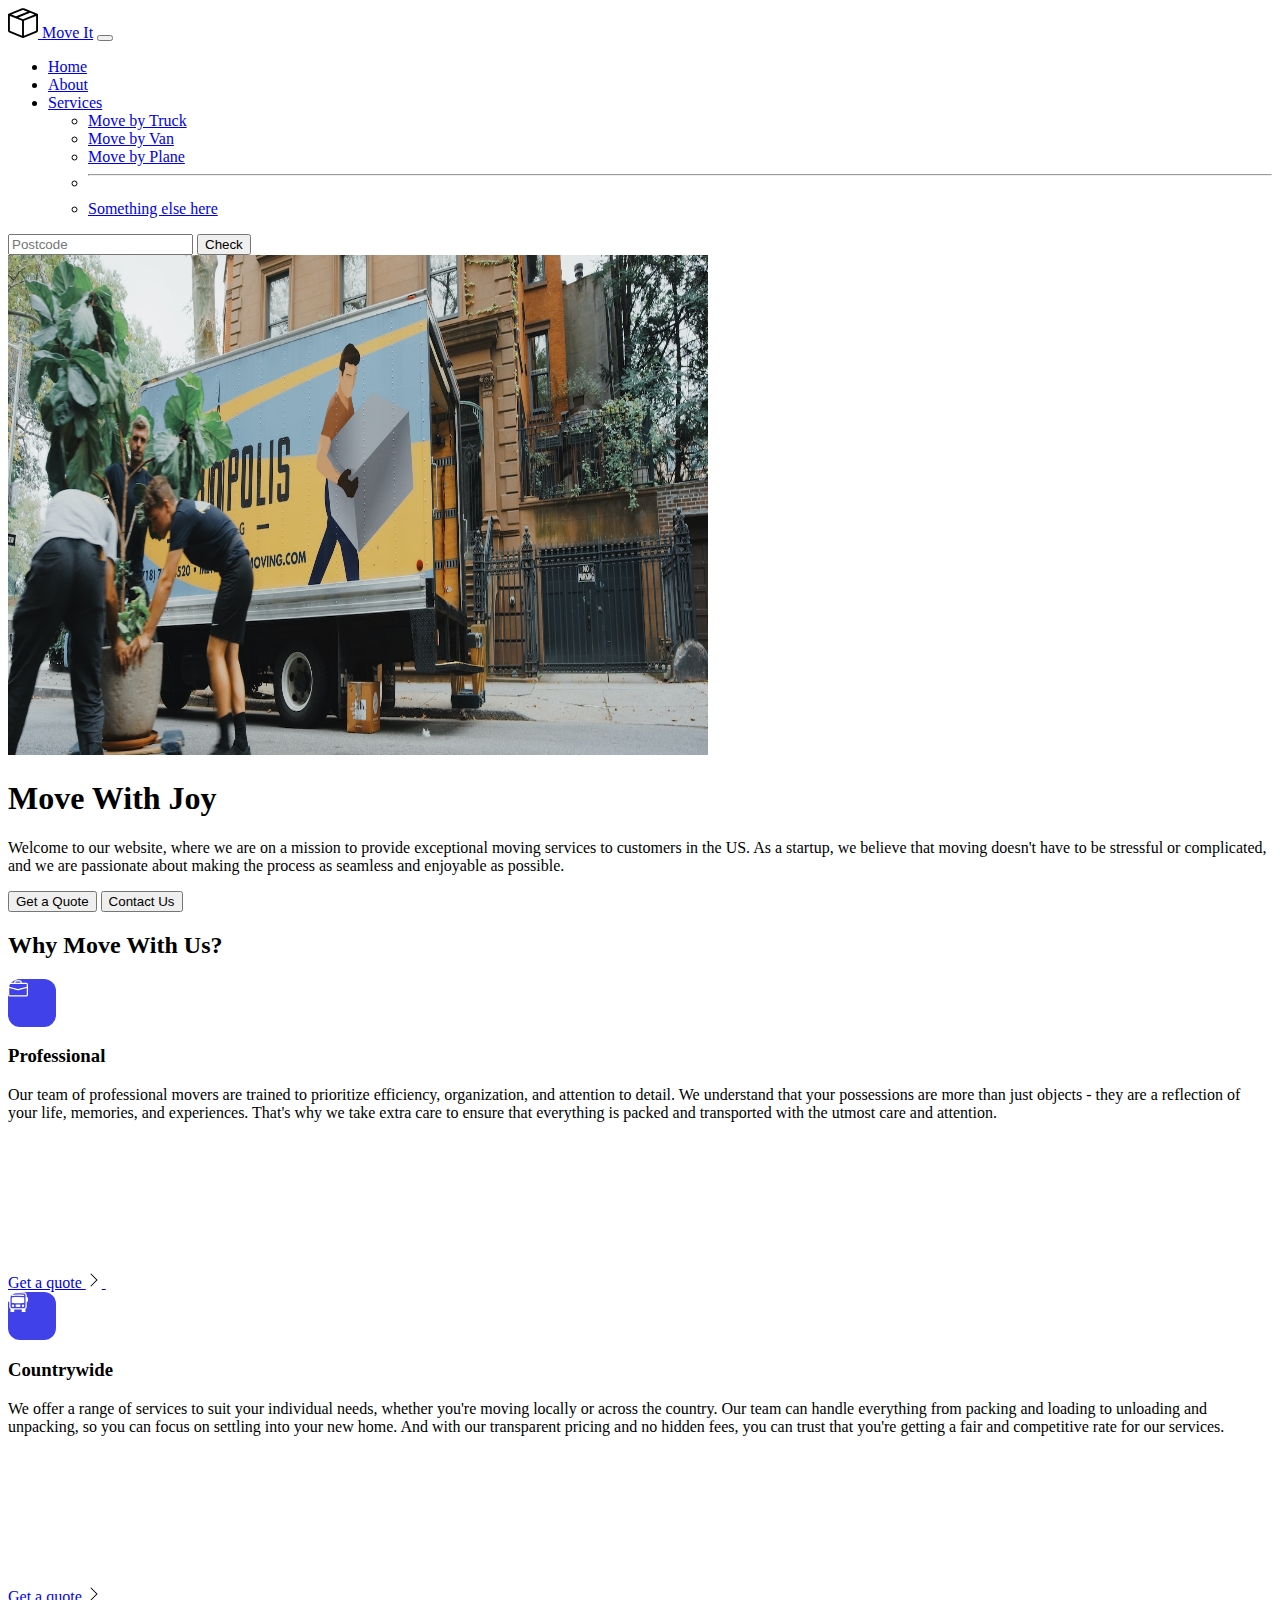
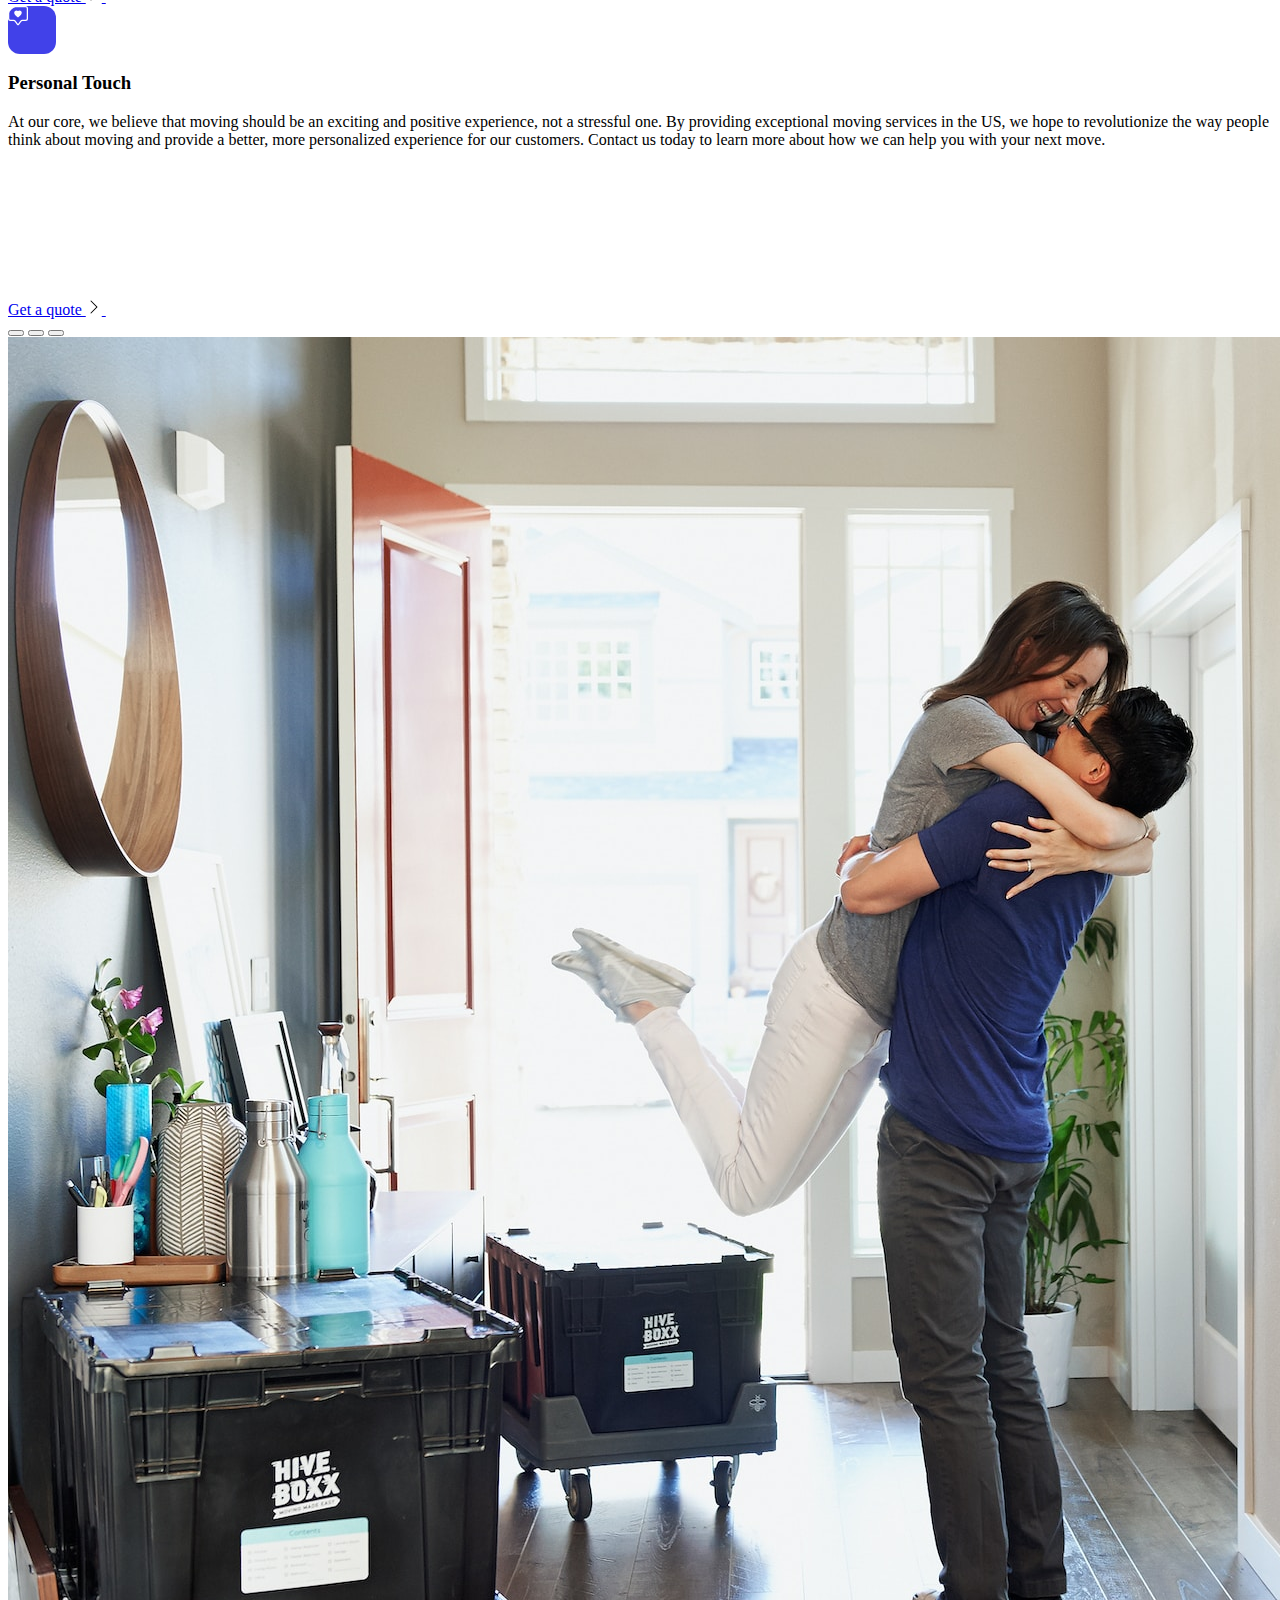
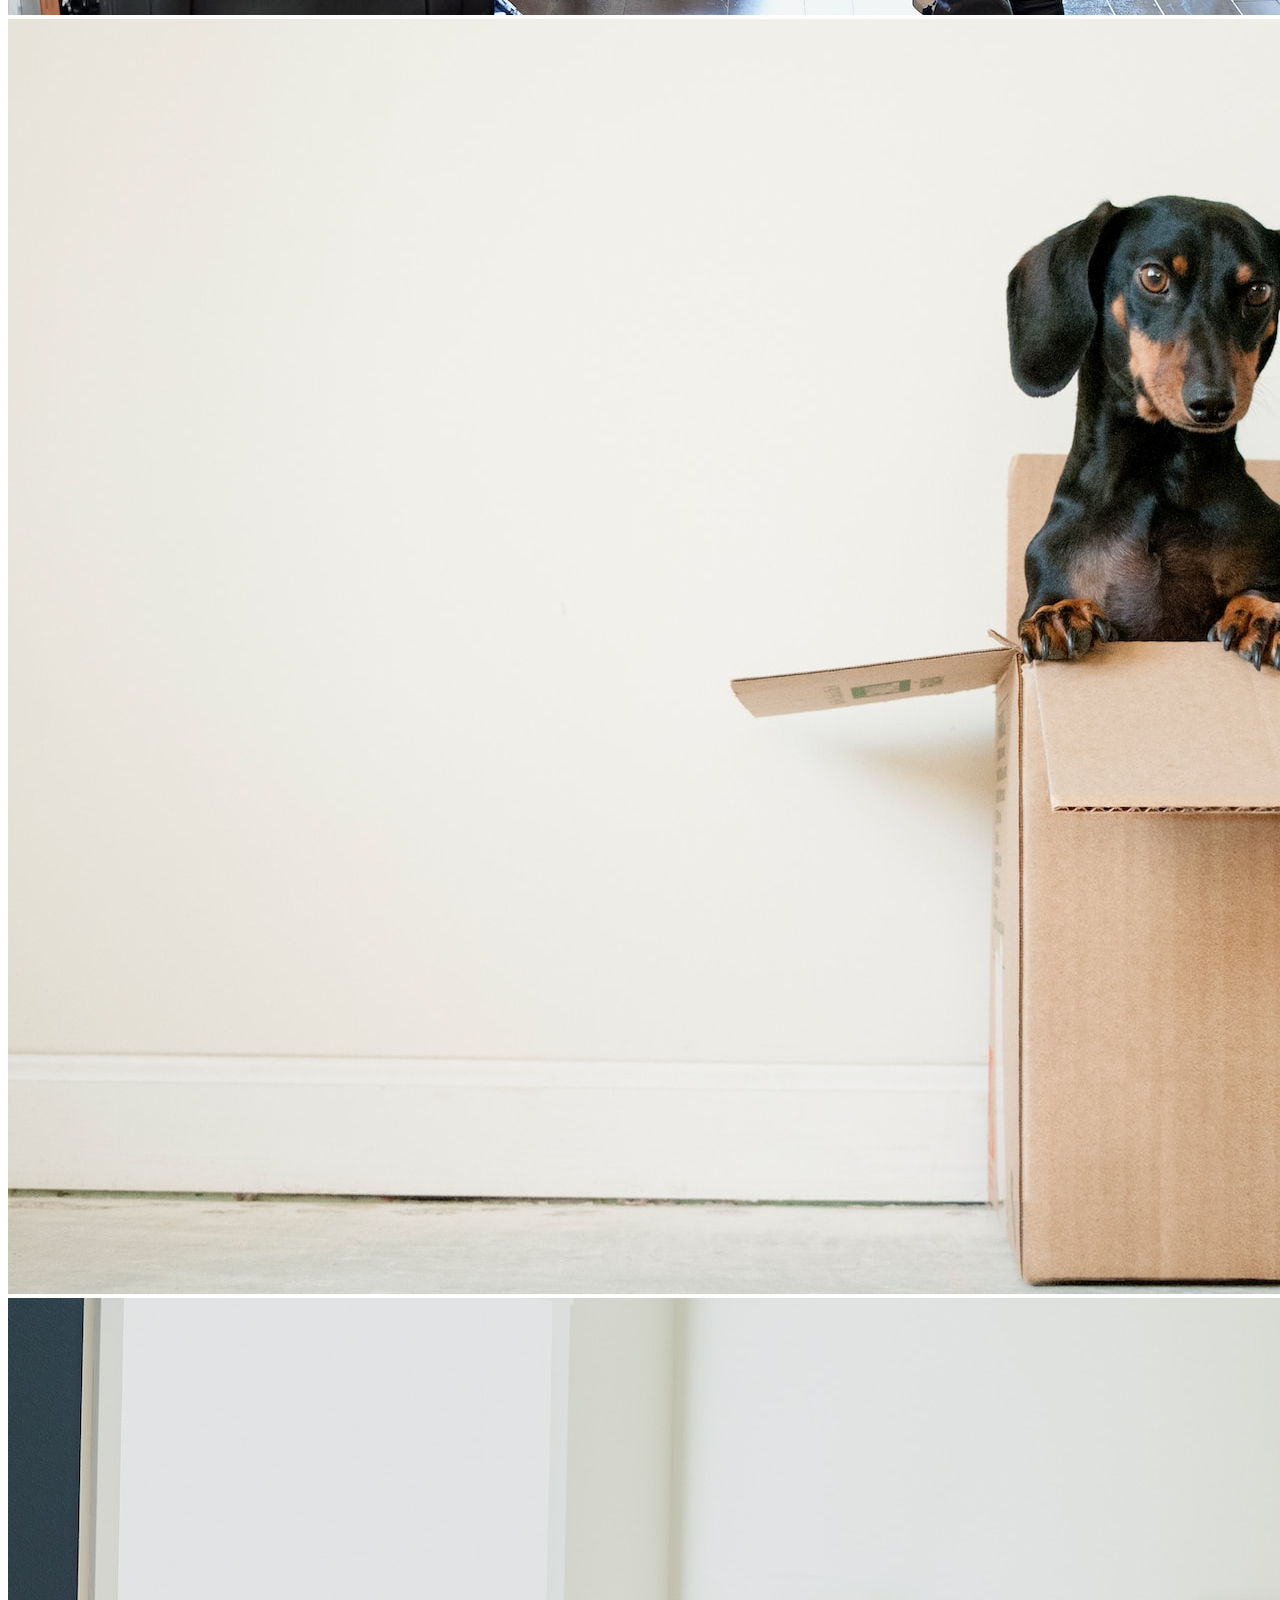
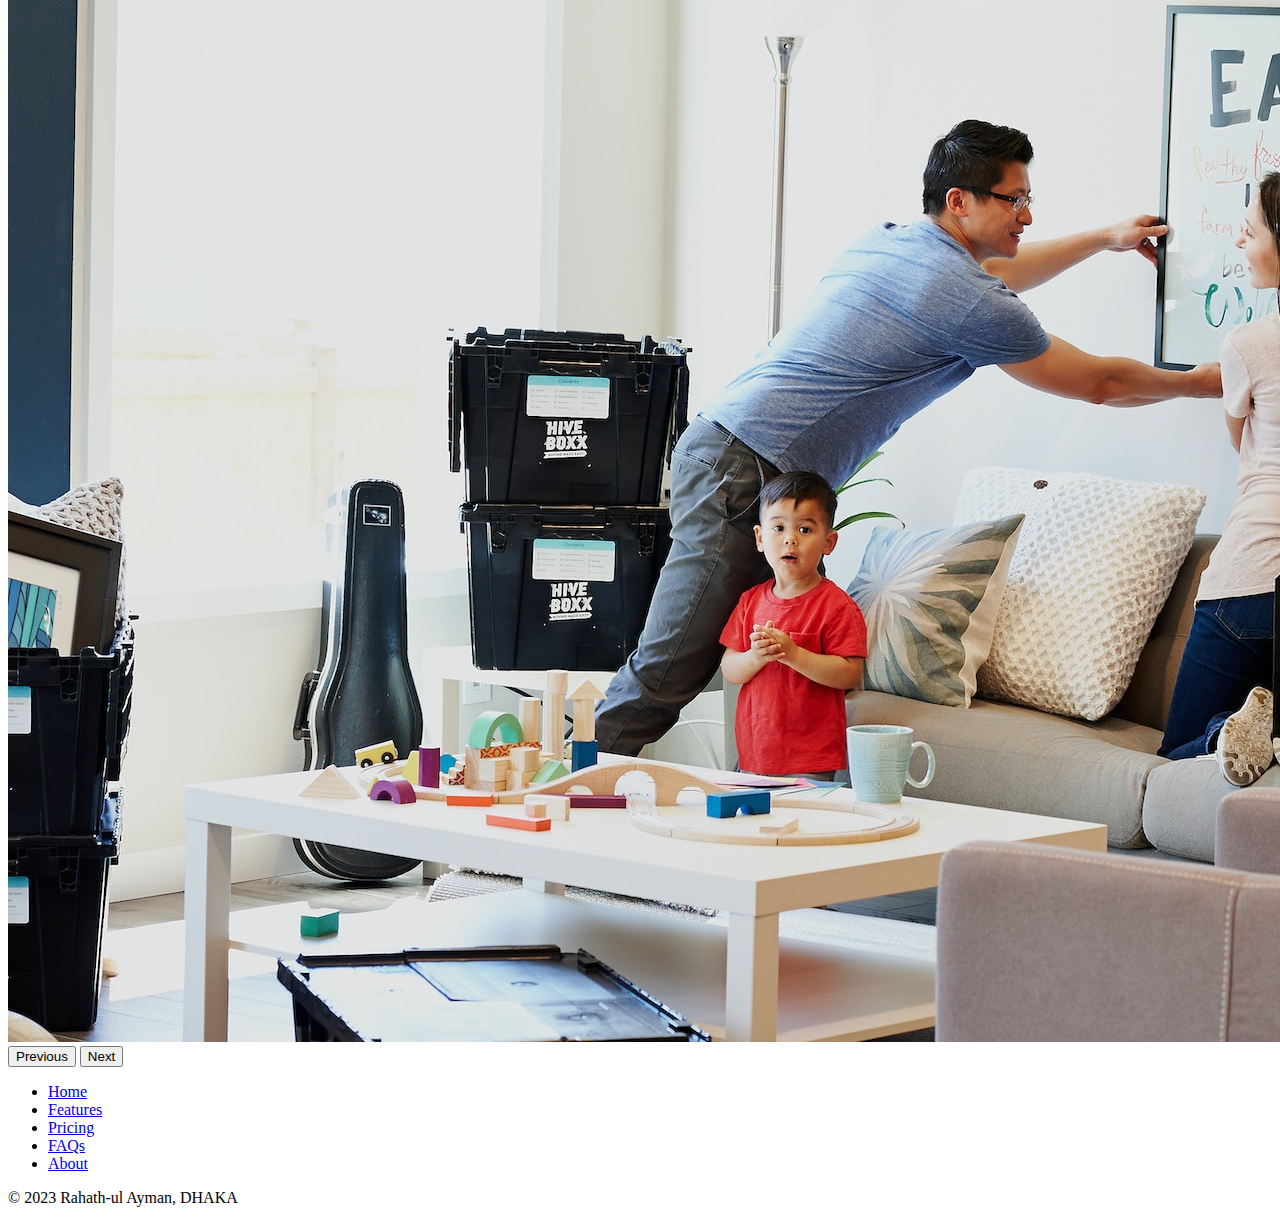
<file: Files/Bootstrap Components/index.html>
<!DOCTYPE html>
<html lang="en">

<head>
  <meta charset="UTF-8">
  <meta name="viewport" content="width=device-width, initial-scale=1.0">
  <title>Move It</title>
  <link href="https://cdn.jsdelivr.net/npm/bootstrap@5.3.0-alpha2/dist/css/bootstrap.min.css" rel="stylesheet"
    integrity="sha384-aFq/bzH65dt+w6FI2ooMVUpc+21e0SRygnTpmBvdBgSdnuTN7QbdgL+OapgHtvPp" crossorigin="anonymous">
  <style>
    .icon-square {
      width: 3rem;
      height: 3rem;
      border-radius: .75rem;
    }
    .bg-body-secondary {
      --bs-bg-opacity: 1;
      background-color: rgb(65, 65, 233) !important;
    }

  </style>
</head>

<body>
  <nav class="navbar navbar-expand-lg bg-body-tertiary">
    <div class="container-fluid">
      <a class="navbar-brand" href="#"><img src="./box-seam.svg" height="30"> Move It</a>
      <button class="navbar-toggler" type="button" data-bs-toggle="collapse" data-bs-target="#navbarSupportedContent" aria-controls="navbarSupportedContent" aria-expanded="false" aria-label="Toggle navigation">
        <span class="navbar-toggler-icon"></span>
      </button>
      <div class="collapse navbar-collapse" id="navbarSupportedContent">
        <ul class="navbar-nav me-auto mb-2 mb-lg-0">
          <li class="nav-item">
            <a class="nav-link active" aria-current="page" href="#">Home</a>
          </li>
          <li class="nav-item">
            <a class="nav-link" href="#">About</a>
          </li>
          <li class="nav-item dropdown">
            <a class="nav-link dropdown-toggle" href="#" role="button" data-bs-toggle="dropdown" aria-expanded="false">
              Services
            </a>
            <ul class="dropdown-menu">
              <li><a class="dropdown-item" href="#">Move by Truck</a></li>
              <li><a class="dropdown-item" href="#">Move by Van</a></li>
              <li><a class="dropdown-item" href="#">Move by Plane</a></li>
              <li><hr class="dropdown-divider"></li>
              <li><a class="dropdown-item" href="#">Something else here</a></li>
            </ul>
          </li>
        </ul>
        <form class="d-flex" role="search">
          <input class="form-control me-2" type="search" placeholder="Postcode" aria-label="Search">
          <button class="btn btn-outline-success" type="submit">Check</button>
        </form>
      </div>
    </div>
  </nav>
  <div class="container col-xxl-8 px-4 py-5">
    <div class="row flex-lg-row-reverse align-items-center g-5 py-5">
      <div class="col-10 col-sm-8 col-lg-6">
        <img src="./moving-van.jpg" class="d-block mx-lg-auto img-fluid" alt="Bootstrap Themes" width="700" height="500" loading="lazy">
      </div>
      <div class="col-lg-6">
        <h1 class="display-5 fw-bold text-body-emphasis lh-1 mb-3">Move With Joy</h1>
        <p class="lead">Welcome to our website, where we are on a mission to provide exceptional moving services to customers in the US. As a startup, we believe that moving doesn't have to be stressful or complicated, and we are passionate about making the process as seamless and enjoyable as possible.</p>
        <div class="d-grid gap-2 d-md-flex justify-content-md-start">
          <button type="button" class="btn btn-primary btn-lg px-4 me-md-2">Get a Quote</button>
          <button type="button" class="btn btn-outline-secondary btn-lg px-4">Contact Us</button>
        </div>
      </div>
    </div>
  </div>

  <div class="container px-4 py-5" id="hanging-icons">
    <h2 class="pb-2 border-bottom">Why Move With Us?</h2>
    <div class="row g-4 py-5 row-cols-1 row-cols-lg-3">
      <div class="col d-flex align-items-start">
        <div class="icon-square text-body-emphasis bg-body-secondary d-inline-flex align-items-center justify-content-center fs-4 flex-shrink-0 me-3">
          <img src="./briefcase.svg" height="20">
        </div>
        <div>
          <h3 class="fs-2 text-body-emphasis">Professional</h3>
          <p>Our team of professional movers are trained to prioritize efficiency, organization, and attention to detail. We understand that your possessions are more than just objects - they are a reflection of your life, memories, and experiences. That's why we take extra care to ensure that everything is packed and transported with the utmost care and attention.</p>
          <a href="#" class="icon-link">
            Get a quote <img src="./chevron-right.svg">
            <svg class="bi"><use xlink:href="#chevron-right"></use></svg>
          </a>
        </div>
      </div>
      <div class="col d-flex align-items-start">
        <div class="icon-square text-body-emphasis bg-body-secondary d-inline-flex align-items-center justify-content-center fs-4 flex-shrink-0 me-3">
          <img src="./bus-front.svg" height="20">
        </div>
        <div>
          <h3 class="fs-2 text-body-emphasis">Countrywide</h3>
          <p>We offer a range of services to suit your individual needs, whether you're moving locally or across the country. Our team can handle everything from packing and loading to unloading and unpacking, so you can focus on settling into your new home. And with our transparent pricing and no hidden fees, you can trust that you're getting a fair and competitive rate for our services.</p>
          <a href="#" class="icon-link">
            Get a quote <img src="./chevron-right.svg">
            <svg class="bi"><use xlink:href="#chevron-right"></use></svg>
          </a>
        </div>
      </div>
      <div class="col d-flex align-items-start">
        <div class="icon-square text-body-emphasis bg-body-secondary d-inline-flex align-items-center justify-content-center fs-4 flex-shrink-0 me-3">
          <img src="./chat-square-heart.svg" height="20">
        </div>
        <div>
          <h3 class="fs-2 text-body-emphasis">Personal Touch</h3>
          <p>At our core, we believe that moving should be an exciting and positive experience, not a stressful one. By providing exceptional moving services in the US, we hope to revolutionize the way people think about moving and provide a better, more personalized experience for our customers. Contact us today to learn more about how we can help you with your next move.</p>
          <a href="#" class="icon-link">
            Get a quote <img src="./chevron-right.svg">
            <svg class="bi"><use xlink:href="#chevron-right"></use></svg>
          </a>
        </div>
      </div>
    </div>
  </div>
  <div class="container">
    <div id="carouselExampleIndicators" class="carousel slide">
      <div class="carousel-indicators">
        <button type="button" data-bs-target="#carouselExampleIndicators" data-bs-slide-to="0" class="active" aria-current="true" aria-label="Slide 1"></button>
        <button type="button" data-bs-target="#carouselExampleIndicators" data-bs-slide-to="1" aria-label="Slide 2"></button>
        <button type="button" data-bs-target="#carouselExampleIndicators" data-bs-slide-to="2" aria-label="Slide 3"></button>
      </div>
      <div class="carousel-inner">
        <div class="carousel-item active">
          <img src="./couple.jpg" class="d-block w-100" alt="couple">
        </div>
        <div class="carousel-item">
          <img src="./dog.jpg" class="d-block w-100" alt="dog">
        </div>
        <div class="carousel-item">
          <img src="./family.jpg" class="d-block w-100" alt="family">
        </div>
      </div>
      <button class="carousel-control-prev" type="button" data-bs-target="#carouselExampleIndicators" data-bs-slide="prev">
        <span class="carousel-control-prev-icon" aria-hidden="true"></span>
        <span class="visually-hidden">Previous</span>
      </button>
      <button class="carousel-control-next" type="button" data-bs-target="#carouselExampleIndicators" data-bs-slide="next">
        <span class="carousel-control-next-icon" aria-hidden="true"></span>
        <span class="visually-hidden">Next</span>
      </button>
    </div>
  </div>
  <div class="container">
    <footer class="py-3 my-4">
      <ul class="nav justify-content-center border-bottom pb-3 mb-3">
        <li class="nav-item"><a href="#" class="nav-link px-2 text-body-secondary">Home</a></li>
        <li class="nav-item"><a href="#" class="nav-link px-2 text-body-secondary">Features</a></li>
        <li class="nav-item"><a href="#" class="nav-link px-2 text-body-secondary">Pricing</a></li>
        <li class="nav-item"><a href="#" class="nav-link px-2 text-body-secondary">FAQs</a></li>
        <li class="nav-item"><a href="#" class="nav-link px-2 text-body-secondary">About</a></li>
      </ul>
      <p class="text-center text-body-secondary">© 2023 Rahath-ul Ayman, DHAKA</p>
    </footer>
  </div>








  <script src="https://cdn.jsdelivr.net/npm/bootstrap@5.3.2/dist/js/bootstrap.bundle.min.js" integrity="sha384-C6RzsynM9kWDrMNeT87bh95OGNyZPhcTNXj1NW7RuBCsyN/o0jlpcV8Qyq46cDfL" crossorigin="anonymous"></script>
</body>

</html>
</file>
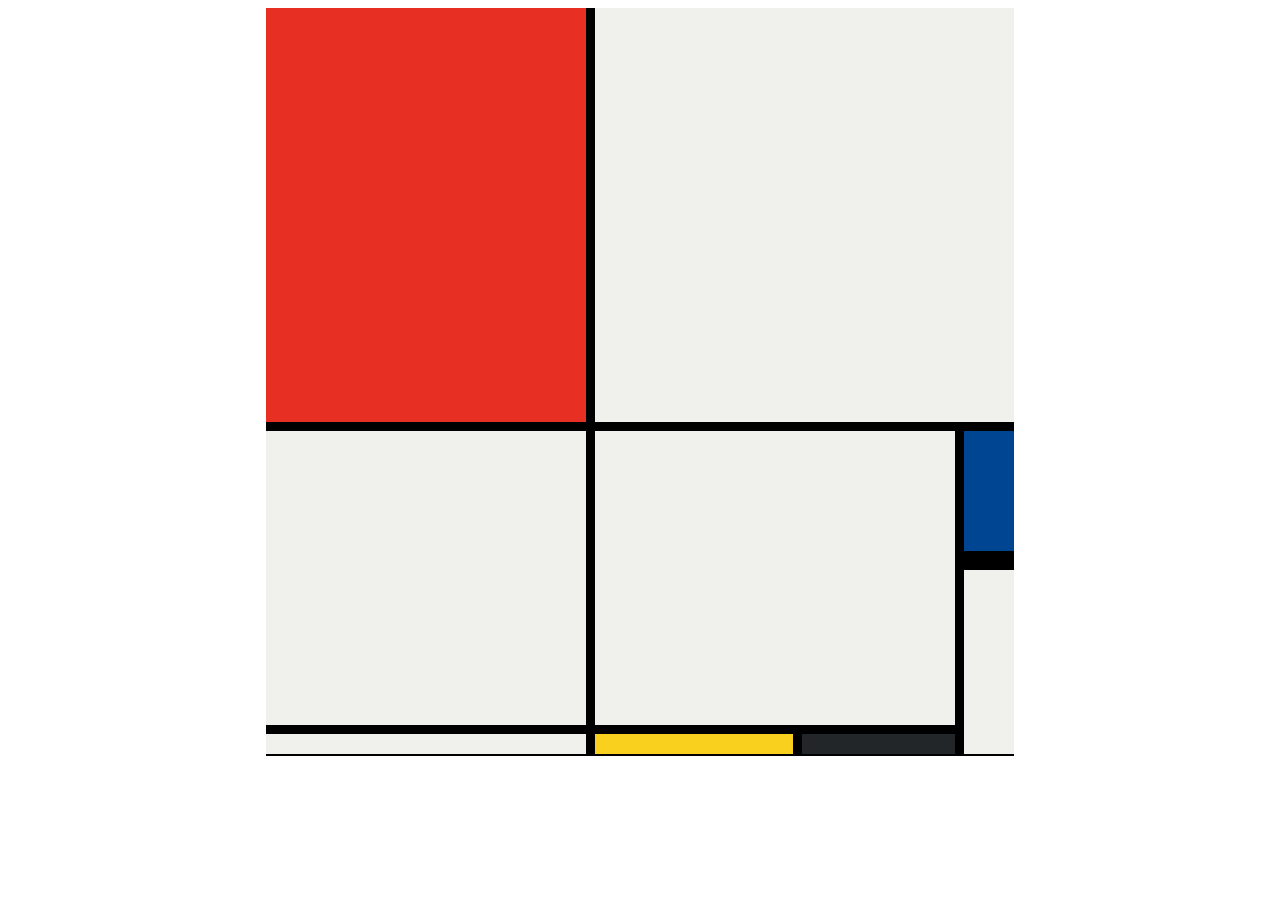
<file: Files/Mondrian Project/index.html>
<!DOCTYPE html>
<html lang="en">

<head>
  <meta charset="UTF-8">
  <meta name="viewport" content="width=device-width, initial-scale=1.0">
  <title>Mondrian Project</title>
  <style>
  
    /* 
    Write your CSS here 
    Gap Colour: #000
    White: #F0F1EC
    Red: #E72F24
    Black: #232629
    Blue: #004592
    Yellow: #F9D01E
    */
    body{
      display: flex;
      justify-content: center;
      align-items: center;

    }

    
    .container{
      display: grid;
      height: 748px;
      width: 748px;
      grid-template-columns: 320px 198px 153px 50px; 
      grid-template-rows: 414px 130px 155px 20px; 
      grid-gap: 9px; 
      background-color: #000;
    }
    .red {
      background-color: #E72F24;
    }
    .gray_1 {
      background-color: #F0F1EC;
      grid-column: 2 /5 ;
    }
    .gray_2 {
      background-color: #F0F1EC;
      grid-row: 2 /4;
    }
    .gray_3 {
      background-color: #F0F1EC;
      grid-area: 2/ 2/4/4;
    }
    .gray_4 {
      background-color: #F0F1EC;
      grid-area: 3/4 /5/5 ;
    }
    .gray_5 {
      background-color: #F0F1EC;
      columns: 4/5;
    }    
    .purple {
      background-color: #004592;
      border-bottom: 10px solid #000;
    }
    .yellow {
      background-color: #F9D01E;
    }
    .black {
      background-color: #232629;
    }


  </style>
</head>

<body>
  <div id="container_grid" class="container">
    <div class="red"></div>
    <div class="gray_1"></div>
    <div class="gray_2"></div>
    <div class="gray_3"></div>
    <div class="purple"></div>
    <div class="gray_4"></div>
    <div class="gray_5"></div>
    <div class="yellow""></div>
    <div class="black"></div>

  </div>
</body>

</html>
</file>
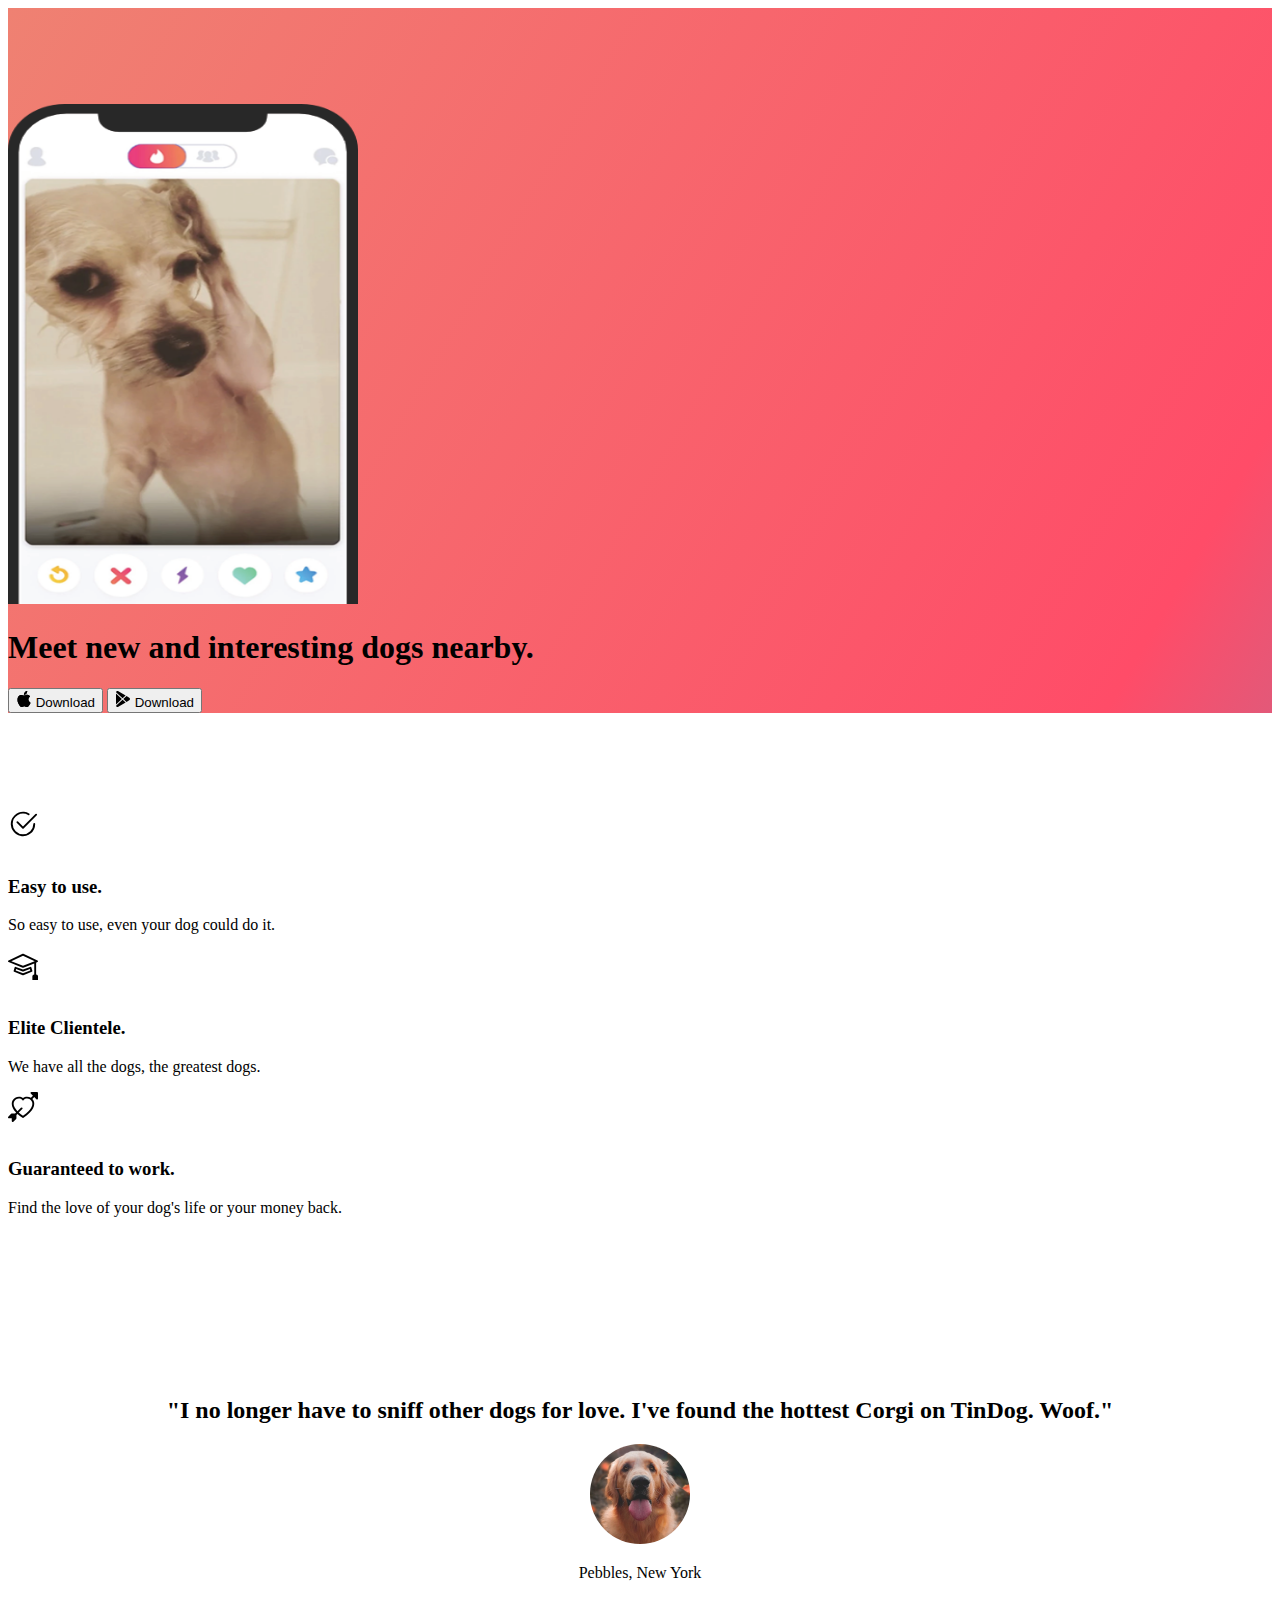
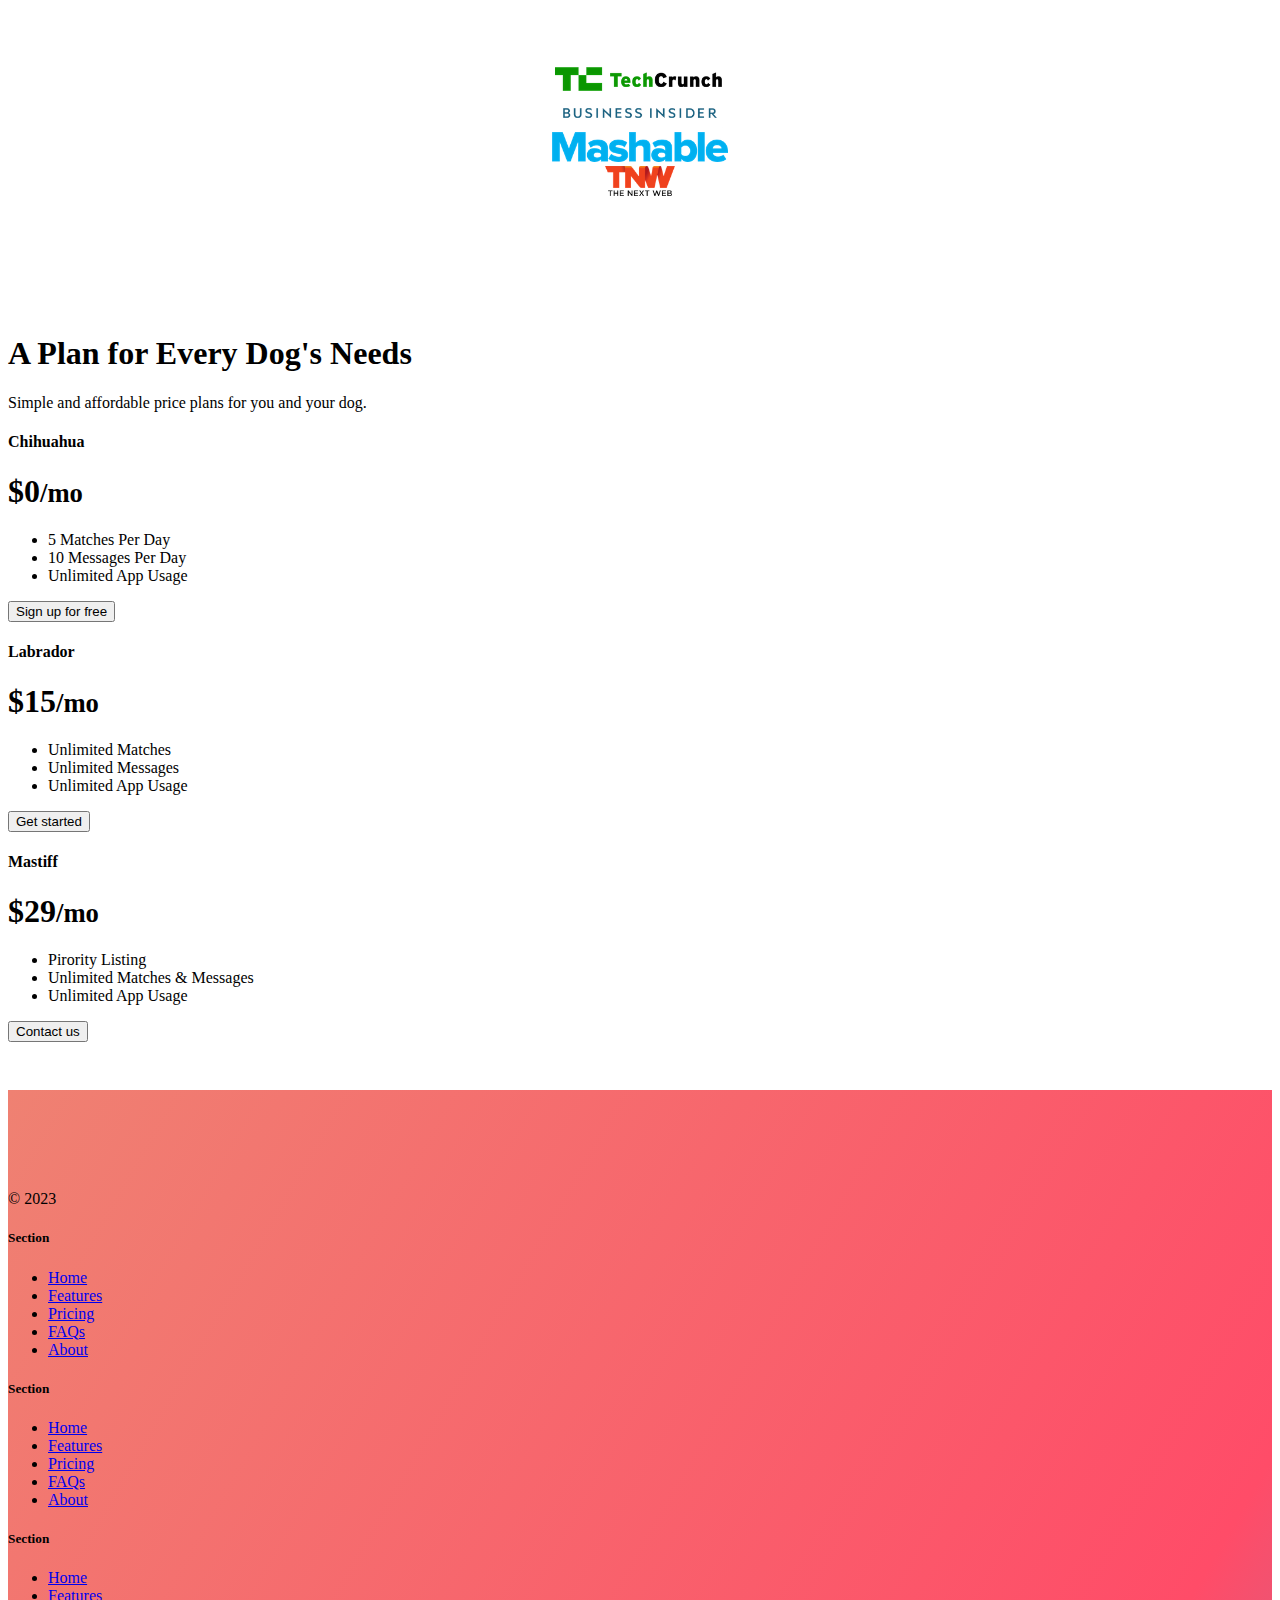
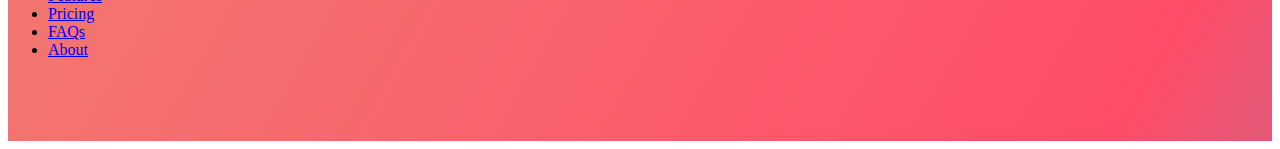
<file: Files/TinDog Project/index.html>
<!DOCTYPE html>
<html lang="en">

<head>
  <meta charset="UTF-8">
  <meta name="viewport" content="width=device-width, initial-scale=1.0">
  <title>TinDog</title>
  <link href="https://cdn.jsdelivr.net/npm/bootstrap@5.3.2/dist/css/bootstrap.min.css" rel="stylesheet" integrity="sha384-T3c6CoIi6uLrA9TneNEoa7RxnatzjcDSCmG1MXxSR1GAsXEV/Dwwykc2MPK8M2HN" crossorigin="anonymous">
  <link rel="stylesheet" href="./css/style.css"/>
  <script src="https://cdn.jsdelivr.net/npm/bootstrap@5.3.2/dist/js/bootstrap.bundle.min.js" integrity="sha384-C6RzsynM9kWDrMNeT87bh95OGNyZPhcTNXj1NW7RuBCsyN/o0jlpcV8Qyq46cDfL" crossorigin="anonymous"></script>
</head>

<body > 

  <section id="title" class="title gradient-background">
    <div class="container col-lg-8 px-4 py-5">
      <div class="row flex-lg-row-reverse align-items-center g-5 py-5">
        <div class="col-10 col-sm-8 col-lg-6">
          <img src="./images/iphone.png" class="d-block mx-lg-auto img-fluid" alt="Bootstrap Themes" width="350" height="500" loading="lazy">
        </div>
        <div class="col-xl-6">
          <h1 class="display-5 fw-bold text-body-emphasis lh-1 mb-3">Meet new and interesting dogs nearby.</h1>
            <button type="button" class="btn btn-primary btn-lg px-4 me-md-2"><svg xmlns="http://www.w3.org/2000/svg" width="16" height="16" fill="currentColor"
              class="bi bi-apple mb-1" viewBox="0 0 16 16">
<path
                d="M11.182.008C11.148-.03 9.923.023 8.857 1.18c-1.066 1.156-.902 2.482-.878 2.516.024.034 1.52.087 2.475-1.258.955-1.345.762-2.391.728-2.43Zm3.314 11.733c-.048-.096-2.325-1.234-2.113-3.422.212-2.189 1.675-2.789 1.698-2.854.023-.065-.597-.79-1.254-1.157a3.692 3.692 0 0 0-1.563-.434c-.108-.003-.483-.095-1.254.116-.508.139-1.653.589-1.968.607-.316.018-1.256-.522-2.267-.665-.647-.125-1.333.131-1.824.328-.49.196-1.422.754-2.074 2.237-.652 1.482-.311 3.83-.067 4.56.244.729.625 1.924 1.273 2.796.576.984 1.34 1.667 1.659 1.899.319.232 1.219.386 1.843.067.502-.308 1.408-.485 1.766-.472.357.013 1.061.154 1.782.539.571.197 1.111.115 1.652-.105.541-.221 1.324-1.059 2.238-2.758.347-.79.505-1.217.473-1.282Z" />
<path
                d="M11.182.008C11.148-.03 9.923.023 8.857 1.18c-1.066 1.156-.902 2.482-.878 2.516.024.034 1.52.087 2.475-1.258.955-1.345.762-2.391.728-2.43Zm3.314 11.733c-.048-.096-2.325-1.234-2.113-3.422.212-2.189 1.675-2.789 1.698-2.854.023-.065-.597-.79-1.254-1.157a3.692 3.692 0 0 0-1.563-.434c-.108-.003-.483-.095-1.254.116-.508.139-1.653.589-1.968.607-.316.018-1.256-.522-2.267-.665-.647-.125-1.333.131-1.824.328-.49.196-1.422.754-2.074 2.237-.652 1.482-.311 3.83-.067 4.56.244.729.625 1.924 1.273 2.796.576.984 1.34 1.667 1.659 1.899.319.232 1.219.386 1.843.067.502-.308 1.408-.485 1.766-.472.357.013 1.061.154 1.782.539.571.197 1.111.115 1.652-.105.541-.221 1.324-1.059 2.238-2.758.347-.79.505-1.217.473-1.282Z" />
</svg> Download</button>
            <button type="button" class="btn btn-outline-secondary btn-lg px-4"><svg xmlns="http://www.w3.org/2000/svg" width="16" height="16" fill="currentColor"
              class="bi bi-google-play mb-1" viewBox="0 0 16 16">
<path
                d="M14.222 9.374c1.037-.61 1.037-2.137 0-2.748L11.528 5.04 8.32 8l3.207 2.96 2.694-1.586Zm-3.595 2.116L7.583 8.68 1.03 14.73c.201 1.029 1.36 1.61 2.303 1.055l7.294-4.295ZM1 13.396V2.603L6.846 8 1 13.396ZM1.03 1.27l6.553 6.05 3.044-2.81L3.333.215C2.39-.341 1.231.24 1.03 1.27Z" />
</svg> Download</button>
          </div>
        </div>
      </div>
    </div>
  </section>
  <section id="features">
    <div class="container px-4 py-5" id="hanging-icons">
      <div class="row g-4 py-5 row-cols-1 row-cols-lg-3">
        <div class="col d-flex align-items-start">
          <div class="icon-square text-body-emphasis bg-body-secondary d-inline-flex align-items-center justify-content-center fs-4 flex-shrink-0 me-3">
            <svg xmlns="http://www.w3.org/2000/svg" height="30" fill="currentColor" class="bi bi-check2-circle" viewBox="0 0 16 16">
              <path d="M2.5 8a5.5 5.5 0 0 1 8.25-4.764.5.5 0 0 0 .5-.866A6.5 6.5 0 1 0 14.5 8a.5.5 0 0 0-1 0 5.5 5.5 0 1 1-11 0z"></path>
              <path d="M15.354 3.354a.5.5 0 0 0-.708-.708L8 9.293 5.354 6.646a.5.5 0 1 0-.708.708l3 3a.5.5 0 0 0 .708 0l7-7z"></path>
            </svg>
          </div>
          <div>
            <h3 class="fs-2 text-body-emphasis">Easy to use.</h3>
            <p>So easy to use, even your dog could do it.</p>
          </div>
        </div>
        <div class="col d-flex align-items-start">
          <div class="icon-square text-body-emphasis bg-body-secondary d-inline-flex align-items-center justify-content-center fs-4 flex-shrink-0 me-3">
            <svg xmlns="http://www.w3.org/2000/svg" height="30" fill="currentColor" class="bi bi-mortarboard" viewBox="0 0 16 16">
              <path d="M8.211 2.047a.5.5 0 0 0-.422 0l-7.5 3.5a.5.5 0 0 0 .025.917l7.5 3a.5.5 0 0 0 .372 0L14 7.14V13a1 1 0 0 0-1 1v2h3v-2a1 1 0 0 0-1-1V6.739l.686-.275a.5.5 0 0 0 .025-.917l-7.5-3.5ZM8 8.46 1.758 5.965 8 3.052l6.242 2.913L8 8.46Z"></path>
              <path d="M4.176 9.032a.5.5 0 0 0-.656.327l-.5 1.7a.5.5 0 0 0 .294.605l4.5 1.8a.5.5 0 0 0 .372 0l4.5-1.8a.5.5 0 0 0 .294-.605l-.5-1.7a.5.5 0 0 0-.656-.327L8 10.466 4.176 9.032Zm-.068 1.873.22-.748 3.496 1.311a.5.5 0 0 0 .352 0l3.496-1.311.22.748L8 12.46l-3.892-1.556Z"></path>
            </svg>
          </div>
          <div>
            <h3 class="fs-2 text-body-emphasis">Elite Clientele.</h3>
            <p>We have all the dogs, the greatest dogs.</p>
          </div>
        </div>
        <div class="col d-flex align-items-start">
          <div class="icon-square text-body-emphasis bg-body-secondary d-inline-flex align-items-center justify-content-center fs-4 flex-shrink-0 me-3">
            <svg xmlns="http://www.w3.org/2000/svg" height="30" fill="currentColor" class="bi bi-arrow-through-heart" viewBox="0 0 16 16">
              <path fill-rule="evenodd" d="M2.854 15.854A.5.5 0 0 1 2 15.5V14H.5a.5.5 0 0 1-.354-.854l1.5-1.5A.5.5 0 0 1 2 11.5h1.793l.53-.53c-.771-.802-1.328-1.58-1.704-2.32-.798-1.575-.775-2.996-.213-4.092C3.426 2.565 6.18 1.809 8 3.233c1.25-.98 2.944-.928 4.212-.152L13.292 2 12.147.854A.5.5 0 0 1 12.5 0h3a.5.5 0 0 1 .5.5v3a.5.5 0 0 1-.854.354L14 2.707l-1.006 1.006c.236.248.44.531.6.845.562 1.096.585 2.517-.213 4.092-.793 1.563-2.395 3.288-5.105 5.08L8 13.912l-.276-.182a21.86 21.86 0 0 1-2.685-2.062l-.539.54V14a.5.5 0 0 1-.146.354l-1.5 1.5Zm2.893-4.894A20.419 20.419 0 0 0 8 12.71c2.456-1.666 3.827-3.207 4.489-4.512.679-1.34.607-2.42.215-3.185-.817-1.595-3.087-2.054-4.346-.761L8 4.62l-.358-.368c-1.259-1.293-3.53-.834-4.346.761-.392.766-.464 1.845.215 3.185.323.636.815 1.33 1.519 2.065l1.866-1.867a.5.5 0 1 1 .708.708L5.747 10.96Z"></path>
            </svg>
          </div>
          <div>
            <h3 class="fs-2 text-body-emphasis">Guaranteed to work.</h3>
            <p>Find the love of your dog's life or your money back.</p>
          </div>
        </div>
      </div>
    </div>
  </section>
  <section id="testimonial">
    <div class="container py-5">
      <h2 class="text-body-emphasis">"I no longer have to sniff other dogs for love. I've found the hottest Corgi on
        TinDog. Woof."</h2>
      <img class="profile-img mt-5" src="./images/dog-img.jpg" alt="dog image">
      <p class="col-lg-8 mx-auto lead mt-2">
        Pebbles, New York
      </p>
      <br>
      <div class="row" style="padding-top: 3rem;">
        <div class="col-lg-3 col-sm-12"><img src="./images/techcrunch.png" height="30"></div>
        <div class="col-lg-3 col-sm-12"><img src="./images/bizinsider.png" height="30"></div>
        <div class="col-lg-3 col-sm-12"><img src="./images/mashable.png" height="30"></div>
        <div class="col-lg-3 col-sm-12"><img src="./images/tnw.png" height="30"></div>
      </div>
    </div>

  </section>
  <br>
  <section id="pricing" class="container">
    <div class="pricing-header p-3 pb-md-4 mx-auto text-center">
      <h1 class="display-4 fw-normal text-body-emphasis">A Plan for Every Dog's Needs</h1>
      <p class="fs-5 text-body-secondary">Simple and affordable price plans for you and your dog.</p>
    </div>
    <div class="row row-cols-1 row-cols-md-3 mb-3 text-center">
      <div class="col">
        <div class="card mb-4 rounded-3 shadow-sm">
          <div class="card-header py-3">
            <h4 class="my-0 fw-normal">Chihuahua</h4>
          </div>
          <div class="card-body">
            <h1 class="card-title pricing-card-title">$0<small class="text-body-secondary fw-light">/mo</small></h1>
            <ul class="list-unstyled mt-3 mb-4">
              <li>5 Matches Per Day</li>
              <li>10 Messages Per Day</li>
              <li>Unlimited App Usage</li>
            </ul>
            <button type="button" class="w-100 btn btn-lg btn-outline-primary">Sign up for free</button>
          </div>
        </div>
      </div>
      <div class="col">
        <div class="card mb-4 rounded-3 shadow-sm">
          <div class="card-header py-3">
            <h4 class="my-0 fw-normal">Labrador</h4>
          </div>
          <div class="card-body">
            <h1 class="card-title pricing-card-title">$15<small class="text-body-secondary fw-light">/mo</small></h1>
            <ul class="list-unstyled mt-3 mb-4">
              <li>Unlimited Matches</li>
              <li>Unlimited Messages</li>
              <li>Unlimited App Usage</li>
            </ul>
            <button type="button" class="w-100 btn btn-lg btn-primary">Get started</button>
          </div>
        </div>
      </div>
      <div class="col">
        <div class="card mb-4 rounded-3 shadow-sm border-dark">
          <div class="card-header py-3 text-bg-dark border-dark">
            <h4 class="my-0 fw-normal">Mastiff</h4>
          </div>
          <div class="card-body">
            <h1 class="card-title pricing-card-title">$29<small class="text-body-secondary fw-light">/mo</small></h1>
            <ul class="list-unstyled mt-3 mb-4">
              <li>Pirority Listing</li>
              <li>Unlimited Matches & Messages</li>
              <li>Unlimited App Usage</li>
            </ul>
            <button type="button" class="w-100 btn btn-lg btn-primary">Contact us</button>
          </div>
        </div>
      </div>
    </div>
  </section>
  <section id="footer" class="gradient-background">
    <div class="container">
      <footer class="row row-cols-1 row-cols-sm-2 row-cols-md-5 py-5 my-5 border-top">
        <div class="col mb-3">
          <a href="/" class="d-flex align-items-center mb-3 link-body-emphasis text-decoration-none">
            <svg class="bi me-2" width="40" height="32"><use xlink:href="#bootstrap"></use></svg>
          </a>
          <p class="text-body-secondary">© 2023</p>
        </div>
    
        <div class="col mb-3">
    
        </div>
    
        <div class="col mb-3">
          <h5>Section</h5>
          <ul class="nav flex-column">
            <li class="nav-item mb-2"><a href="#" class="nav-link p-0 text-body-secondary">Home</a></li>
            <li class="nav-item mb-2"><a href="#" class="nav-link p-0 text-body-secondary">Features</a></li>
            <li class="nav-item mb-2"><a href="#" class="nav-link p-0 text-body-secondary">Pricing</a></li>
            <li class="nav-item mb-2"><a href="#" class="nav-link p-0 text-body-secondary">FAQs</a></li>
            <li class="nav-item mb-2"><a href="#" class="nav-link p-0 text-body-secondary">About</a></li>
          </ul>
        </div>
    
        <div class="col mb-3">
          <h5>Section</h5>
          <ul class="nav flex-column">
            <li class="nav-item mb-2"><a href="#" class="nav-link p-0 text-body-secondary">Home</a></li>
            <li class="nav-item mb-2"><a href="#" class="nav-link p-0 text-body-secondary">Features</a></li>
            <li class="nav-item mb-2"><a href="#" class="nav-link p-0 text-body-secondary">Pricing</a></li>
            <li class="nav-item mb-2"><a href="#" class="nav-link p-0 text-body-secondary">FAQs</a></li>
            <li class="nav-item mb-2"><a href="#" class="nav-link p-0 text-body-secondary">About</a></li>
          </ul>
        </div>
    
        <div class="col mb-3">
          <h5>Section</h5>
          <ul class="nav flex-column">
            <li class="nav-item mb-2"><a href="#" class="nav-link p-0 text-body-secondary">Home</a></li>
            <li class="nav-item mb-2"><a href="#" class="nav-link p-0 text-body-secondary">Features</a></li>
            <li class="nav-item mb-2"><a href="#" class="nav-link p-0 text-body-secondary">Pricing</a></li>
            <li class="nav-item mb-2"><a href="#" class="nav-link p-0 text-body-secondary">FAQs</a></li>
            <li class="nav-item mb-2"><a href="#" class="nav-link p-0 text-body-secondary">About</a></li>
          </ul>
        </div>
        <br>
      </footer>
    </div>
  </section>

  
</body>

</html>
</file>
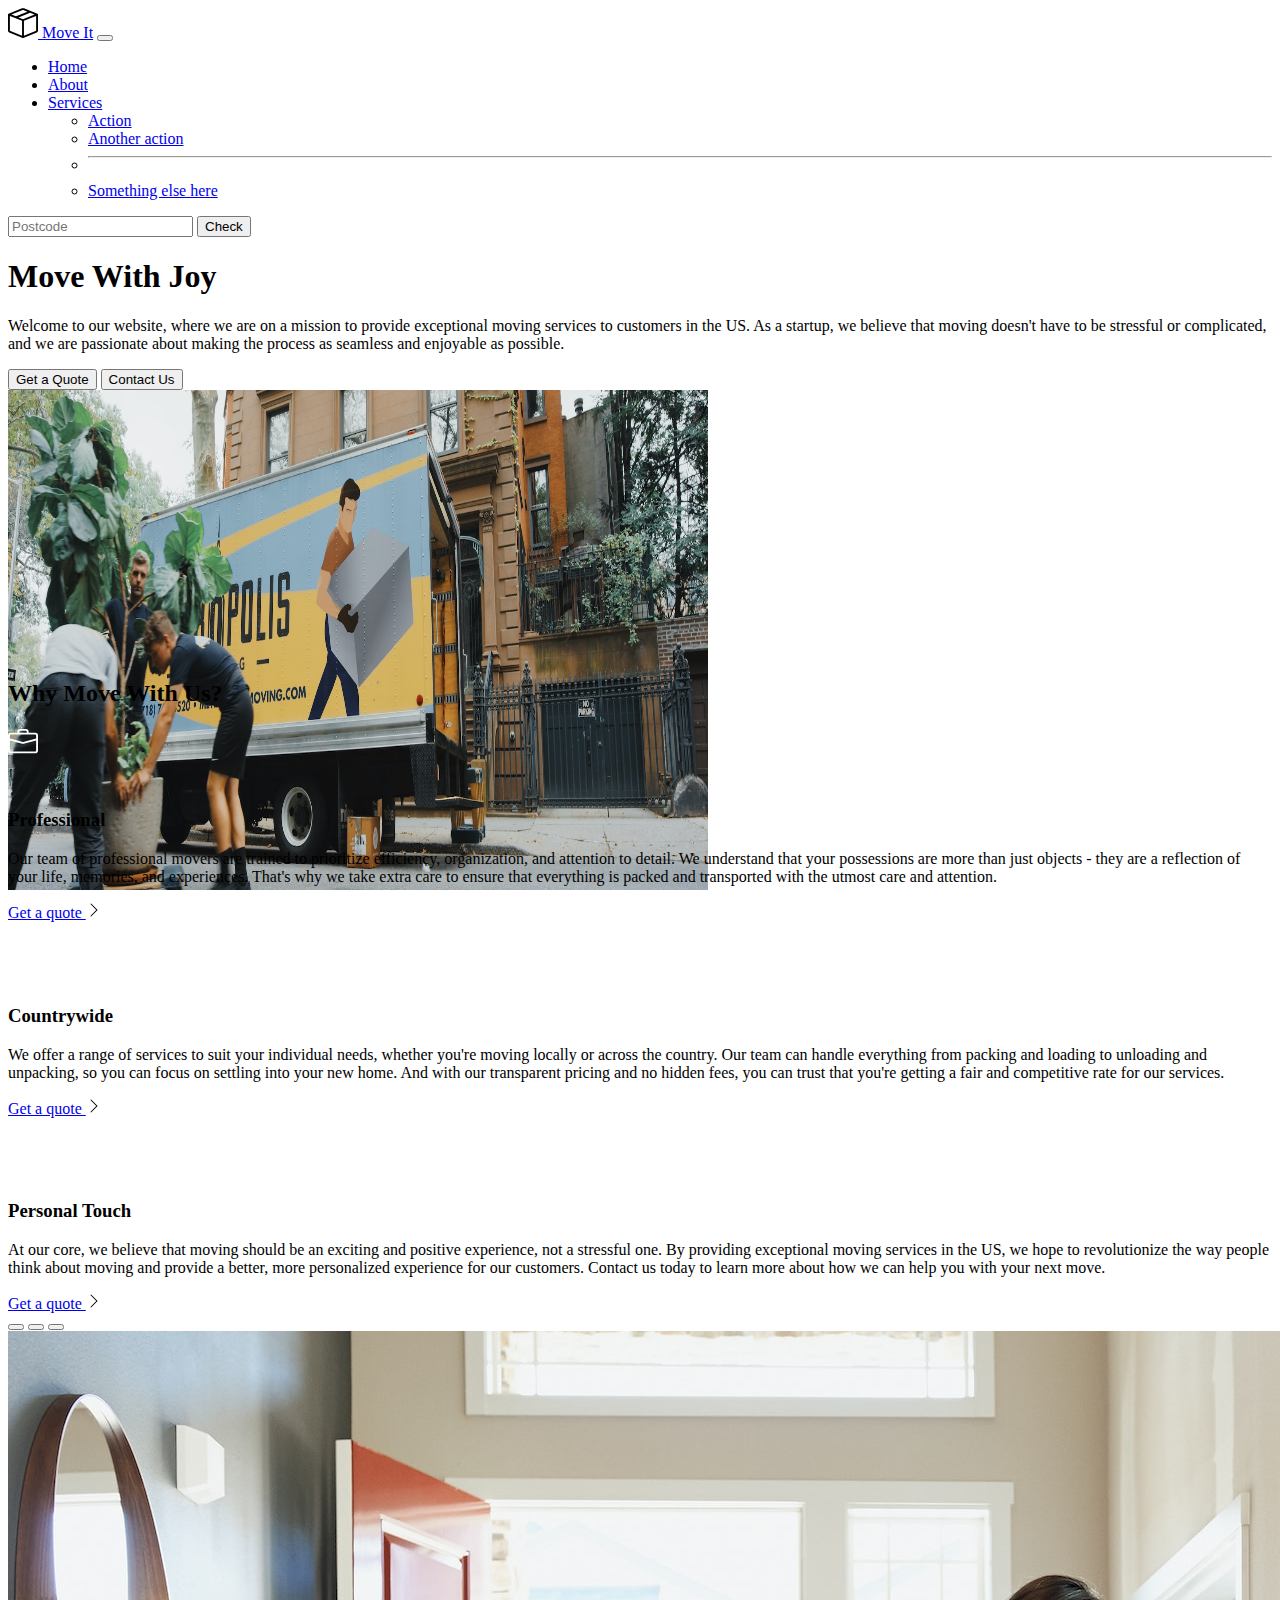
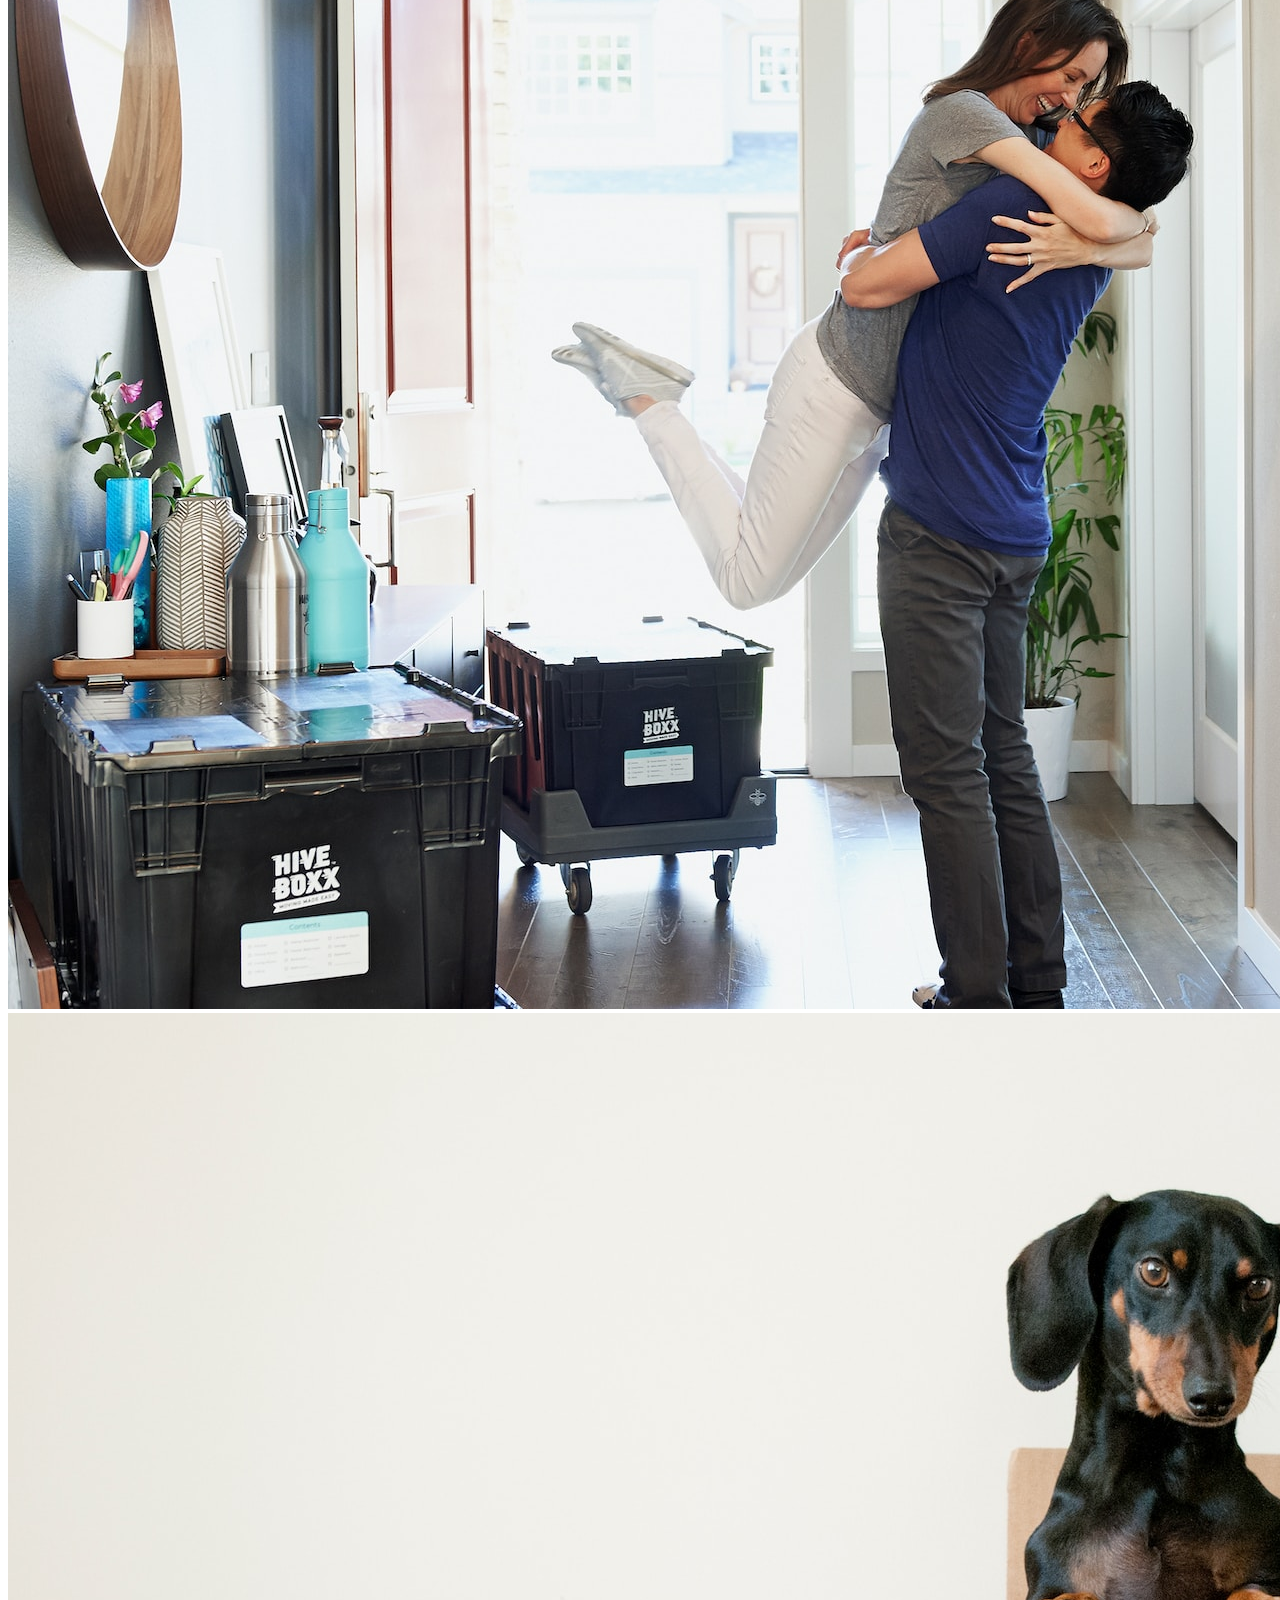
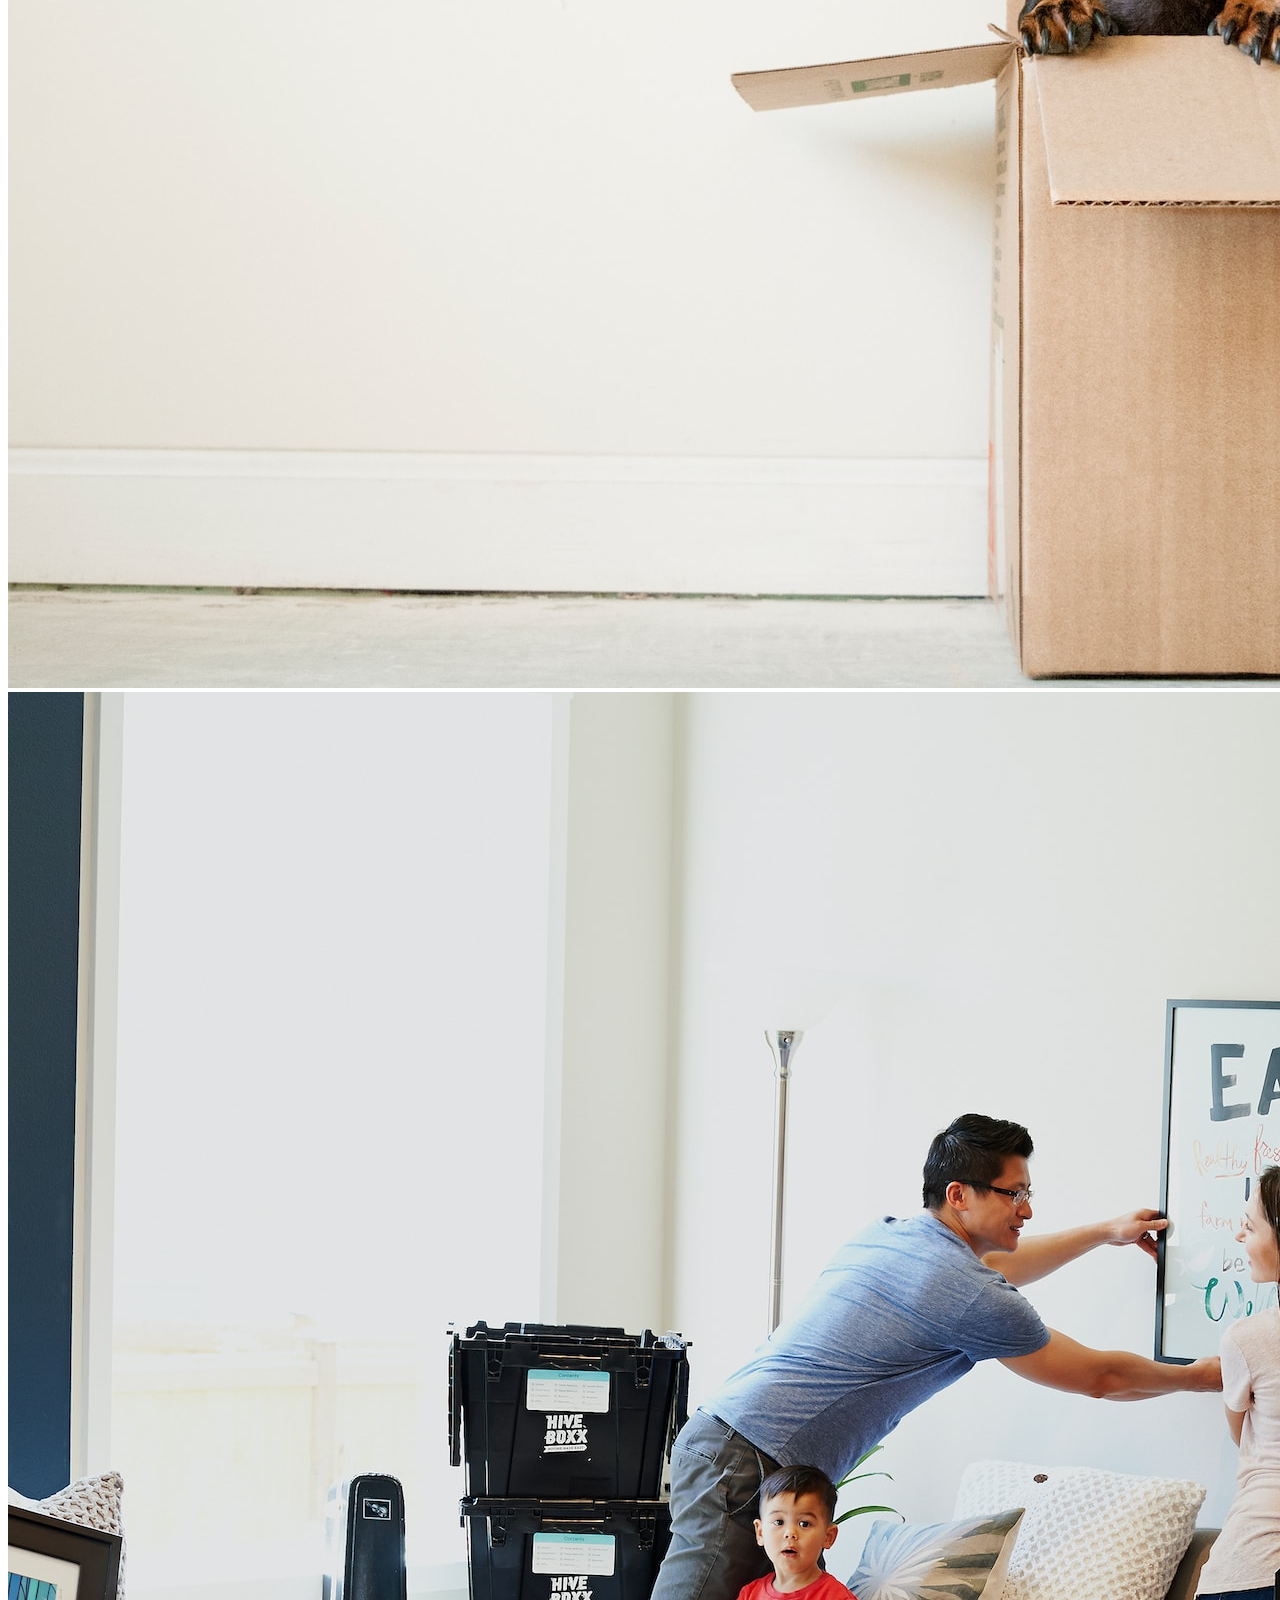
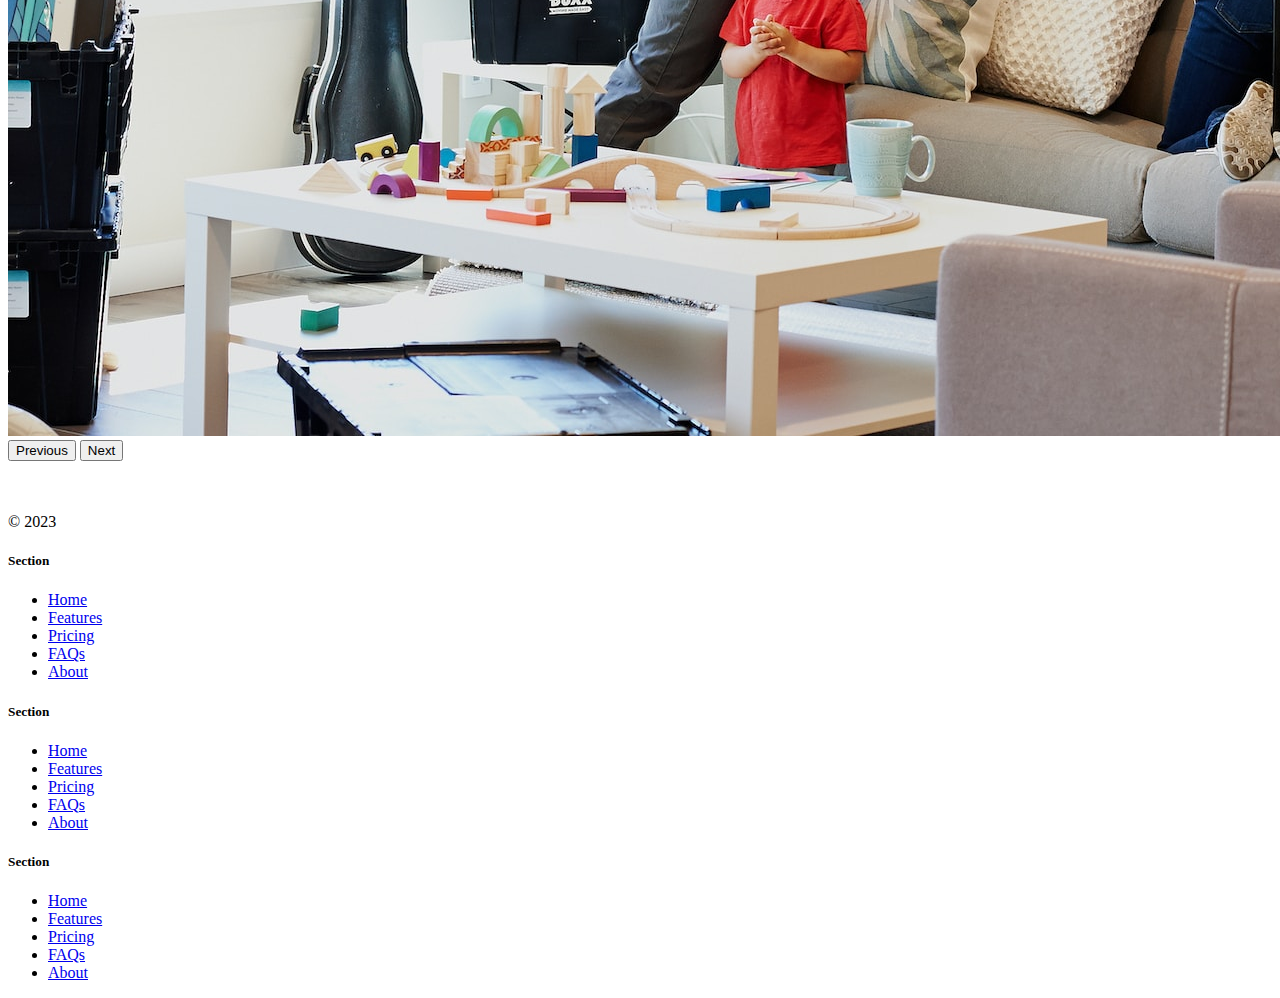
<file: Files/Bootstrap Components/solution.html>
<!DOCTYPE html>
<html lang="en">

<head>
  <meta charset="UTF-8">
  <meta name="viewport" content="width=device-width, initial-scale=1.0">
  <title>Bootstrap Components</title>
  <link href="https://cdn.jsdelivr.net/npm/bootstrap@5.3.0-alpha2/dist/css/bootstrap.min.css" rel="stylesheet"
    integrity="sha384-aFq/bzH65dt+w6FI2ooMVUpc+21e0SRygnTpmBvdBgSdnuTN7QbdgL+OapgHtvPp" crossorigin="anonymous">
  <style>
    .feature-icon {
      width: 4rem;
      height: 4rem;
      border-radius: 0.75rem;
    }
  </style>
</head>

<body>

  <nav class="navbar navbar-expand-lg bg-body-tertiary">
    <div class="container-fluid">
      <a class="navbar-brand" href="#"><img src="./box-seam.svg" alt="moveit brand icon" height="30"> Move It</a>
      <button class="navbar-toggler" type="button" data-bs-toggle="collapse" data-bs-target="#navbarSupportedContent"
        aria-controls="navbarSupportedContent" aria-expanded="false" aria-label="Toggle navigation">
        <span class="navbar-toggler-icon"></span>
      </button>
      <div class="collapse navbar-collapse" id="navbarSupportedContent">
        <ul class="navbar-nav me-auto mb-2 mb-lg-0">
          <li class="nav-item">
            <a class="nav-link active" aria-current="page" href="#">Home</a>
          </li>
          <li class="nav-item">
            <a class="nav-link" href="#">About</a>
          </li>
          <li class="nav-item dropdown">
            <a class="nav-link dropdown-toggle" href="#" role="button" data-bs-toggle="dropdown" aria-expanded="false">
              Services
            </a>
            <ul class="dropdown-menu">
              <li><a class="dropdown-item" href="#">Action</a></li>
              <li><a class="dropdown-item" href="#">Another action</a></li>
              <li>
                <hr class="dropdown-divider">
              </li>
              <li><a class="dropdown-item" href="#">Something else here</a></li>
            </ul>
          </li>
        </ul>
        <form class="d-flex" role="search">
          <input class="form-control me-2" type="search" placeholder="Postcode" aria-label="Search">
          <button class="btn btn-outline-success" type="submit">Check</button>
        </form>
      </div>
    </div>
  </nav>


  <div class="px-4 pt-5 my-5 text-center border-bottom">
    <h1 class="display-4 fw-bold text-body-emphasis">Move With Joy</h1>
    <div class="col-lg-6 mx-auto">
      <p class="lead mb-4">Welcome to our website, where we are on a mission to provide exceptional moving services to
        customers in the US. As a
        startup, we believe that moving doesn't have to be stressful or complicated, and we are passionate about making
        the
        process as seamless and enjoyable as possible.
      </p>
      <div class="d-grid gap-2 d-sm-flex justify-content-sm-center mb-5">
        <button type="button" class="btn btn-primary btn-lg px-4 me-sm-3">Get a Quote</button>
        <button type="button" class="btn btn-outline-secondary btn-lg px-4">Contact Us</button>
      </div>
    </div>
    <div class="overflow-hidden" style="max-height: 30vh;">
      <div class="container px-5">
        <img src="./moving-van.jpg" class="img-fluid border rounded-3 shadow-lg mb-4" alt="Example image" width="700"
          height="500" loading="lazy">
      </div>
    </div>
  </div>

  <div class="container px-4 py-5" id="featured-3">
    <h2 class="pb-2 border-bottom">Why Move With Us?</h2>
    <div class="row g-4 py-5 row-cols-1 row-cols-lg-3">
      <div class="feature col">
        <div
          class="feature-icon d-inline-flex align-items-center justify-content-center text-bg-primary bg-gradient fs-2 mb-3">
          <img src="./briefcase.svg" alt="briefcase" height="30">
        </div>
        <h3 class="fs-2">Professional</h3>
        <p>Our team of professional movers are trained to prioritize efficiency, organization, and attention to detail.
          We
          understand that your possessions are more than just objects - they are a reflection of your life, memories,
          and
          experiences. That's why we take extra care to ensure that everything is packed and transported with the utmost
          care and
          attention.</p>
        <a href="#" class="icon-link">
          Get a quote
          <img src="./chevron-right.svg" alt="chevron-right">
        </a>
      </div>
      <div class="feature col">
        <div
          class="feature-icon d-inline-flex align-items-center justify-content-center text-bg-primary bg-gradient fs-2 mb-3">
          <img src="./bus-front.svg" alt="bus-front" height="30">
        </div>
        <h3 class="fs-2">Countrywide</h3>
        <p>We offer a range of services to suit your individual needs, whether you're moving locally or across the
          country. Our
          team can handle everything from packing and loading to unloading and unpacking, so you can focus on settling
          into your
          new home. And with our transparent pricing and no hidden fees, you can trust that you're getting a fair and
          competitive
          rate for our services.</p>
        <a href="#" class="icon-link">
          Get a quote
          <img src="./chevron-right.svg" alt="chevron-right">
        </a>
      </div>
      <div class="feature col">
        <div
          class="feature-icon d-inline-flex align-items-center justify-content-center text-bg-primary bg-gradient fs-2 mb-3">
          <img src="./chat-square-heart.svg" alt="chat-square-heart" height="30">
        </div>
        <h3 class="fs-2">Personal Touch</h3>
        <p>At our core, we believe that moving should be an exciting and positive experience, not a stressful one. By
          providing
          exceptional moving services in the US, we hope to revolutionize the way people think about moving and provide
          a better,
          more personalized experience for our customers. Contact us today to learn more about how we can help you with
          your next
          move.</p>
        <a href="#" class="icon-link">
          Get a quote
          <img src="./chevron-right.svg" alt="chevron-right">
        </a>
      </div>
    </div>
  </div>
  <div class="container">
    <div id="carouselExampleIndicators" class="carousel slide">
      <div class="carousel-indicators">
        <button type="button" data-bs-target="#carouselExampleIndicators" data-bs-slide-to="0" class="active"
          aria-current="true" aria-label="Slide 1"></button>
        <button type="button" data-bs-target="#carouselExampleIndicators" data-bs-slide-to="1"
          aria-label="Slide 2"></button>
        <button type="button" data-bs-target="#carouselExampleIndicators" data-bs-slide-to="2"
          aria-label="Slide 3"></button>
      </div>
      <div class="carousel-inner">
        <div class="carousel-item active">
          <img src="./couple.jpg" class="d-block w-100" alt="couple">
        </div>
        <div class="carousel-item">
          <img src="./dog.jpg" class="d-block w-100" alt="dog">
        </div>
        <div class="carousel-item">
          <img src="./family.jpg" class="d-block w-100" alt="family">
        </div>
      </div>
      <button class="carousel-control-prev" type="button" data-bs-target="#carouselExampleIndicators"
        data-bs-slide="prev">
        <span class="carousel-control-prev-icon" aria-hidden="true"></span>
        <span class="visually-hidden">Previous</span>
      </button>
      <button class="carousel-control-next" type="button" data-bs-target="#carouselExampleIndicators"
        data-bs-slide="next">
        <span class="carousel-control-next-icon" aria-hidden="true"></span>
        <span class="visually-hidden">Next</span>
      </button>
    </div>
  </div>

  <div class="container">
    <footer class="row row-cols-1 row-cols-sm-2 row-cols-md-5 py-5 my-5 border-top">
      <div class="col mb-3">
        <a href="/" class="d-flex align-items-center mb-3 link-body-emphasis text-decoration-none">
          <svg class="bi me-2" width="40" height="32">
            <use xlink:href="#bootstrap"></use>
          </svg>
        </a>
        <p class="text-body-secondary">© 2023</p>
      </div>

      <div class="col mb-3">

      </div>

      <div class="col mb-3">
        <h5>Section</h5>
        <ul class="nav flex-column">
          <li class="nav-item mb-2"><a href="#" class="nav-link p-0 text-body-secondary">Home</a></li>
          <li class="nav-item mb-2"><a href="#" class="nav-link p-0 text-body-secondary">Features</a></li>
          <li class="nav-item mb-2"><a href="#" class="nav-link p-0 text-body-secondary">Pricing</a></li>
          <li class="nav-item mb-2"><a href="#" class="nav-link p-0 text-body-secondary">FAQs</a></li>
          <li class="nav-item mb-2"><a href="#" class="nav-link p-0 text-body-secondary">About</a></li>
        </ul>
      </div>

      <div class="col mb-3">
        <h5>Section</h5>
        <ul class="nav flex-column">
          <li class="nav-item mb-2"><a href="#" class="nav-link p-0 text-body-secondary">Home</a></li>
          <li class="nav-item mb-2"><a href="#" class="nav-link p-0 text-body-secondary">Features</a></li>
          <li class="nav-item mb-2"><a href="#" class="nav-link p-0 text-body-secondary">Pricing</a></li>
          <li class="nav-item mb-2"><a href="#" class="nav-link p-0 text-body-secondary">FAQs</a></li>
          <li class="nav-item mb-2"><a href="#" class="nav-link p-0 text-body-secondary">About</a></li>
        </ul>
      </div>

      <div class="col mb-3">
        <h5>Section</h5>
        <ul class="nav flex-column">
          <li class="nav-item mb-2"><a href="#" class="nav-link p-0 text-body-secondary">Home</a></li>
          <li class="nav-item mb-2"><a href="#" class="nav-link p-0 text-body-secondary">Features</a></li>
          <li class="nav-item mb-2"><a href="#" class="nav-link p-0 text-body-secondary">Pricing</a></li>
          <li class="nav-item mb-2"><a href="#" class="nav-link p-0 text-body-secondary">FAQs</a></li>
          <li class="nav-item mb-2"><a href="#" class="nav-link p-0 text-body-secondary">About</a></li>
        </ul>
      </div>
    </footer>
  </div>
  <script src="https://cdn.jsdelivr.net/npm/bootstrap@5.3.0-alpha3/dist/js/bootstrap.bundle.min.js"
    integrity="sha384-ENjdO4Dr2bkBIFxQpeoTz1HIcje39Wm4jDKdf19U8gI4ddQ3GYNS7NTKfAdVQSZe"
    crossorigin="anonymous"></script>
</body>

</html>
</file>
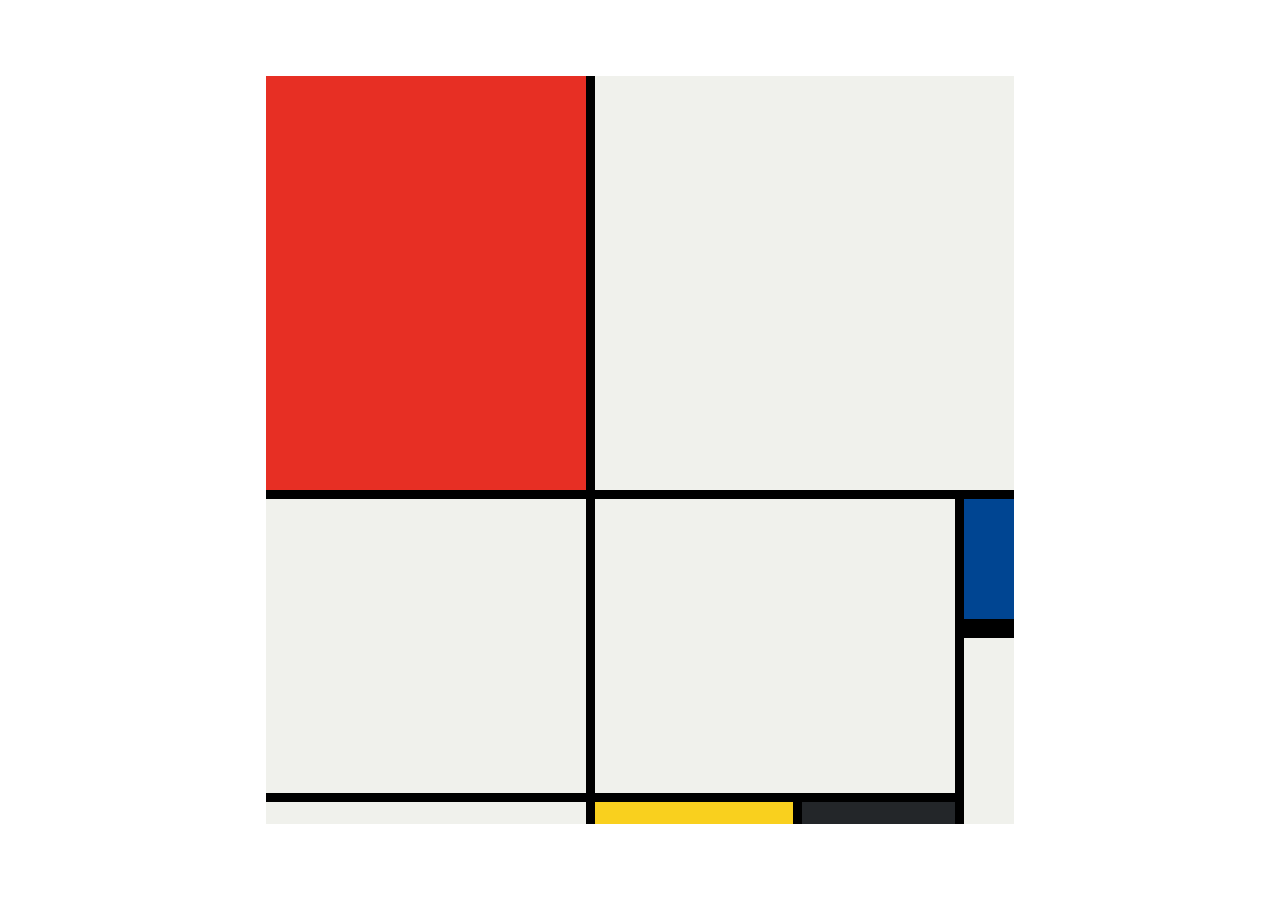
<file: Files/Mondrian Project/solution.html>
<!DOCTYPE html>
<html lang="en">

<head>
  <meta charset="UTF-8">
  <meta name="viewport" content="width=device-width, initial-scale=1.0">
  <title>Mondrian Project</title>
  <style>
    /* 
    Write your CSS here 
    Line Colour: #000
    White: #F0F1EC
    Red: #E72F24
    Black: #232629
    Blue: #004592
    Yellow: #F9D01E
    */
    body {
      display: flex;
      justify-content: center;
      align-items: center;
      height: 100vh;
      margin: 0;
      padding: 0;
    }

    .container {
      height: 748px;
      width: 748px;
      display: grid;
      background-color: #000;
      grid-template-columns: 320px 198px 153px 50px;
      grid-template-rows: 414px 130px 155px 22px;
      gap: 9px;
    }

    .item {
      background-color: #F0F1EC;
    }

    .red {
      background-color: #E72F24;
    }

    .white1 {
      grid-column: span 3;
    }

    .white2 {
      grid-row: span 2;
    }

    .white3 {
      grid-area: 2 / 2 / 4 /4
    }

    .blue {
      background-color: #004592;
      border-bottom: 10px solid #000;
    }

    .white4 {
      grid-row: span 2;
    }

    .yellow {
      background-color: #F9D01E;
    }

    .black {
      background-color: #232629;
    }
  </style>
</head>

<body>
  <!-- Write your HTML here -->

  <div class="container">
    <div class="item red"></div>
    <div class="item white1"></div>
    <div class="item white2"></div>
    <div class="item white3"></div>

    <div class="item blue"></div>
    <div class="item white4"></div>

    <div class="item"></div>
    <div class="item yellow"></div>
    <div class="item black"></div>
  </div>
</body>

</html>
</file>
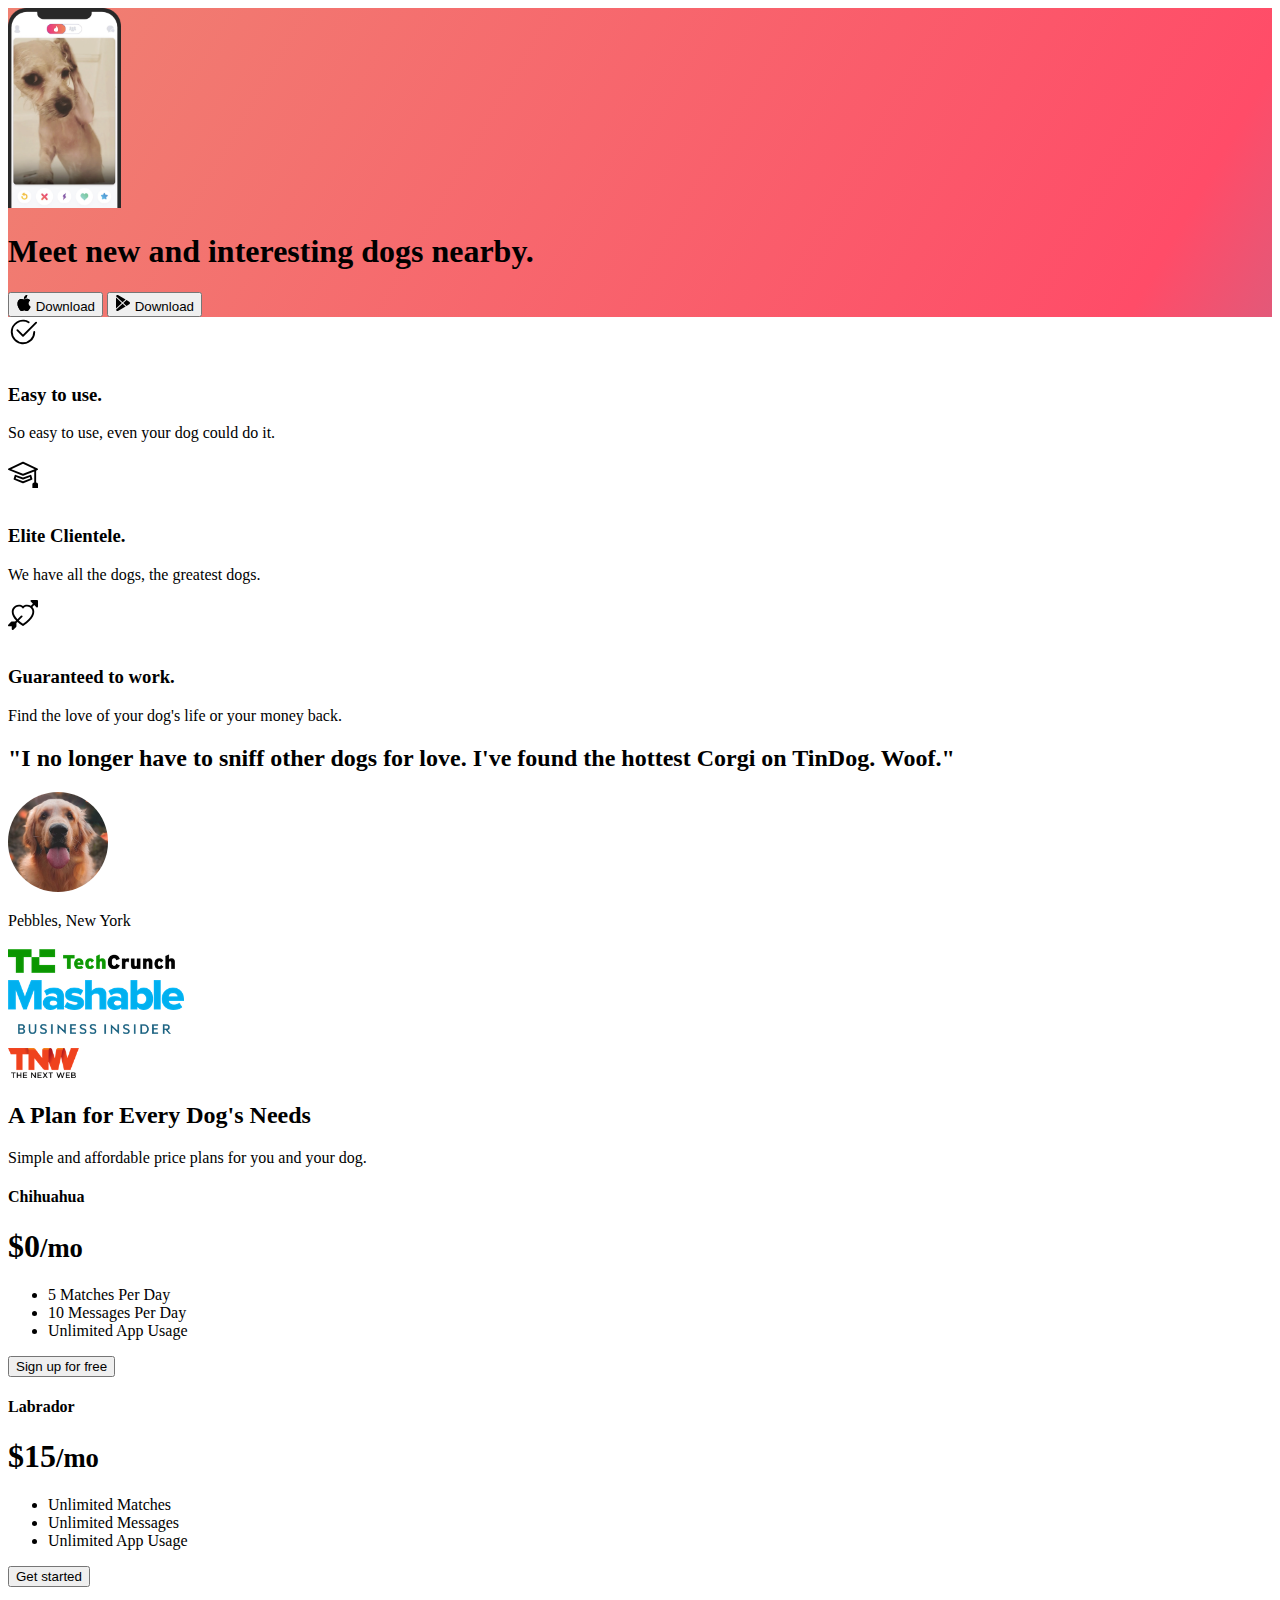
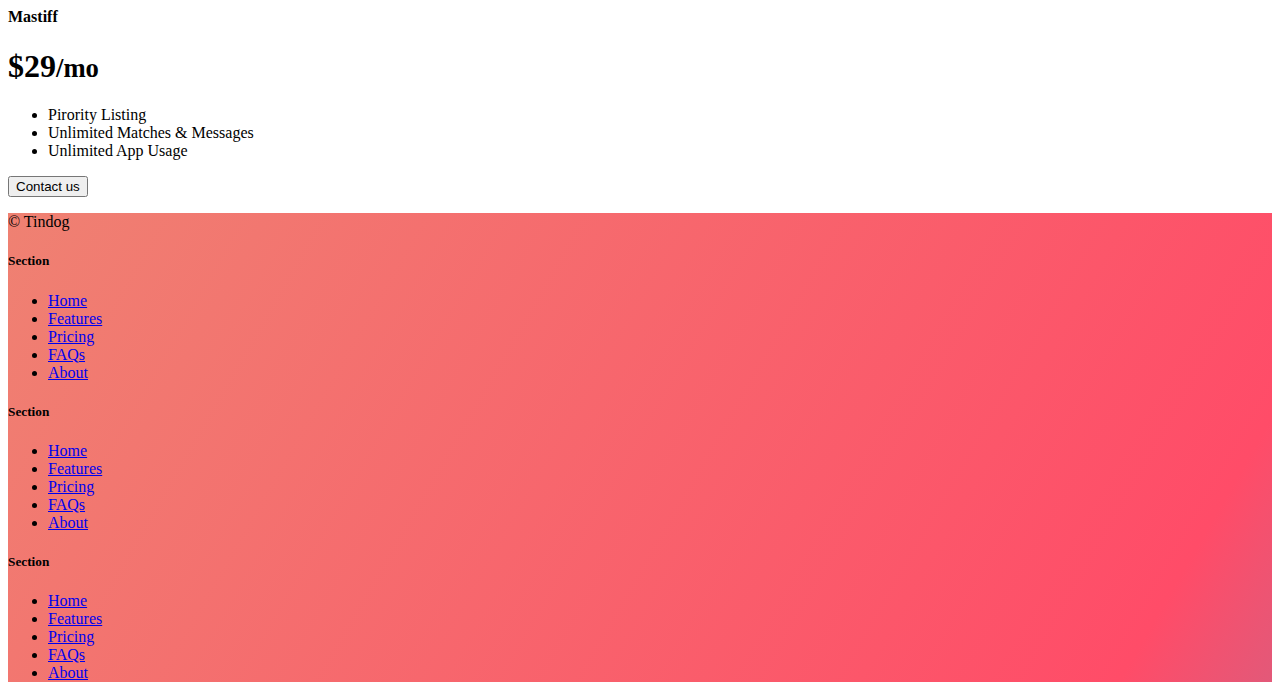
<file: Files/TinDog Project/solution.html>
<!DOCTYPE html>
<html lang="en">

<head>
  <meta charset="UTF-8">
  <meta name="viewport" content="width=device-width, initial-scale=1.0">
  <title>TinDog solution</title>
  <link href="https://cdn.jsdelivr.net/npm/bootstrap@5.3.0-alpha3/dist/css/bootstrap.min.css" rel="stylesheet"
    integrity="sha384-KK94CHFLLe+nY2dmCWGMq91rCGa5gtU4mk92HdvYe+M/SXH301p5ILy+dN9+nJOZ" crossorigin="anonymous">
  <link rel="stylesheet" href="./css/solution.css">
</head>

<body>


  <!-- Title -->
  <section id="title" class="gradient-background">

    <div class="container col-xxl-8 px-4 pt-5">
      <div class="row flex-lg-row-reverse align-items-center g-5 pt-5">
        <div class="col-10 col-sm-8 col-lg-6">
          <img src="./images/iphone.png" class="d-block mx-lg-auto img-fluid" alt="Bootstrap Themes" height="200"
            loading="lazy">
        </div>
        <div class="col-lg-6">
          <h1 class="display-5 fw-bold text-body-emphasis lh-1 mb-3">Meet new and interesting dogs nearby.</h1>

          <div class="d-grid gap-2 d-md-flex justify-content-md-start">
            <button type="button" class="btn btn-light btn-lg px-4 me-md-2"><svg xmlns="http://www.w3.org/2000/svg"
                width="16" height="16" fill="currentColor" class="bi bi-apple mb-1" viewBox="0 0 16 16">
                <path
                  d="M11.182.008C11.148-.03 9.923.023 8.857 1.18c-1.066 1.156-.902 2.482-.878 2.516.024.034 1.52.087 2.475-1.258.955-1.345.762-2.391.728-2.43Zm3.314 11.733c-.048-.096-2.325-1.234-2.113-3.422.212-2.189 1.675-2.789 1.698-2.854.023-.065-.597-.79-1.254-1.157a3.692 3.692 0 0 0-1.563-.434c-.108-.003-.483-.095-1.254.116-.508.139-1.653.589-1.968.607-.316.018-1.256-.522-2.267-.665-.647-.125-1.333.131-1.824.328-.49.196-1.422.754-2.074 2.237-.652 1.482-.311 3.83-.067 4.56.244.729.625 1.924 1.273 2.796.576.984 1.34 1.667 1.659 1.899.319.232 1.219.386 1.843.067.502-.308 1.408-.485 1.766-.472.357.013 1.061.154 1.782.539.571.197 1.111.115 1.652-.105.541-.221 1.324-1.059 2.238-2.758.347-.79.505-1.217.473-1.282Z" />
                <path
                  d="M11.182.008C11.148-.03 9.923.023 8.857 1.18c-1.066 1.156-.902 2.482-.878 2.516.024.034 1.52.087 2.475-1.258.955-1.345.762-2.391.728-2.43Zm3.314 11.733c-.048-.096-2.325-1.234-2.113-3.422.212-2.189 1.675-2.789 1.698-2.854.023-.065-.597-.79-1.254-1.157a3.692 3.692 0 0 0-1.563-.434c-.108-.003-.483-.095-1.254.116-.508.139-1.653.589-1.968.607-.316.018-1.256-.522-2.267-.665-.647-.125-1.333.131-1.824.328-.49.196-1.422.754-2.074 2.237-.652 1.482-.311 3.83-.067 4.56.244.729.625 1.924 1.273 2.796.576.984 1.34 1.667 1.659 1.899.319.232 1.219.386 1.843.067.502-.308 1.408-.485 1.766-.472.357.013 1.061.154 1.782.539.571.197 1.111.115 1.652-.105.541-.221 1.324-1.059 2.238-2.758.347-.79.505-1.217.473-1.282Z" />
              </svg> Download</button>
            <button type="button" class="btn btn-outline-light btn-lg px-4"><svg xmlns="http://www.w3.org/2000/svg"
                width="16" height="16" fill="currentColor" class="bi bi-google-play mb-1" viewBox="0 0 16 16">
                <path
                  d="M14.222 9.374c1.037-.61 1.037-2.137 0-2.748L11.528 5.04 8.32 8l3.207 2.96 2.694-1.586Zm-3.595 2.116L7.583 8.68 1.03 14.73c.201 1.029 1.36 1.61 2.303 1.055l7.294-4.295ZM1 13.396V2.603L6.846 8 1 13.396ZM1.03 1.27l6.553 6.05 3.044-2.81L3.333.215C2.39-.341 1.231.24 1.03 1.27Z" />
              </svg> Download</button>
          </div>
        </div>
      </div>
    </div>
  </section>
  <!-- Features -->
  <section id="features">
    <div class="container mt-5">
      <div class="row g-4 py-5 row-cols-1 row-cols-lg-3">
        <div class="col d-flex align-items-start">
          <div
            class="icon-square text-body-emphasis bg-body-secondary d-inline-flex align-items-center justify-content-center fs-4 flex-shrink-0 me-3">
            <svg xmlns="http://www.w3.org/2000/svg" height="30" fill="currentColor" class="bi bi-check2-circle"
              viewBox="0 0 16 16">
              <path
                d="M2.5 8a5.5 5.5 0 0 1 8.25-4.764.5.5 0 0 0 .5-.866A6.5 6.5 0 1 0 14.5 8a.5.5 0 0 0-1 0 5.5 5.5 0 1 1-11 0z" />
              <path
                d="M15.354 3.354a.5.5 0 0 0-.708-.708L8 9.293 5.354 6.646a.5.5 0 1 0-.708.708l3 3a.5.5 0 0 0 .708 0l7-7z" />
            </svg>
          </div>
          <div>
            <h3 class="fs-2">Easy to use.</h3>
            <p>So easy to use, even your dog could do it.</p>

          </div>
        </div>
        <div class="col d-flex align-items-start">
          <div
            class="icon-square text-body-emphasis bg-body-secondary d-inline-flex align-items-center justify-content-center fs-4 flex-shrink-0 me-3">
            <svg xmlns="http://www.w3.org/2000/svg" height="30" fill="currentColor" class="bi bi-mortarboard"
              viewBox="0 0 16 16">
              <path
                d="M8.211 2.047a.5.5 0 0 0-.422 0l-7.5 3.5a.5.5 0 0 0 .025.917l7.5 3a.5.5 0 0 0 .372 0L14 7.14V13a1 1 0 0 0-1 1v2h3v-2a1 1 0 0 0-1-1V6.739l.686-.275a.5.5 0 0 0 .025-.917l-7.5-3.5ZM8 8.46 1.758 5.965 8 3.052l6.242 2.913L8 8.46Z" />
              <path
                d="M4.176 9.032a.5.5 0 0 0-.656.327l-.5 1.7a.5.5 0 0 0 .294.605l4.5 1.8a.5.5 0 0 0 .372 0l4.5-1.8a.5.5 0 0 0 .294-.605l-.5-1.7a.5.5 0 0 0-.656-.327L8 10.466 4.176 9.032Zm-.068 1.873.22-.748 3.496 1.311a.5.5 0 0 0 .352 0l3.496-1.311.22.748L8 12.46l-3.892-1.556Z" />
            </svg>
          </div>
          <div>
            <h3 class="fs-2">Elite Clientele.</h3>
            <p>We have all the dogs, the greatest dogs.</p>

          </div>
        </div>
        <div class="col d-flex align-items-start">
          <div
            class="icon-square text-body-emphasis bg-body-secondary d-inline-flex align-items-center justify-content-center fs-4 flex-shrink-0 me-3">
            <svg xmlns="http://www.w3.org/2000/svg" height="30" fill="currentColor" class="bi bi-arrow-through-heart"
              viewBox="0 0 16 16">
              <path fill-rule="evenodd"
                d="M2.854 15.854A.5.5 0 0 1 2 15.5V14H.5a.5.5 0 0 1-.354-.854l1.5-1.5A.5.5 0 0 1 2 11.5h1.793l.53-.53c-.771-.802-1.328-1.58-1.704-2.32-.798-1.575-.775-2.996-.213-4.092C3.426 2.565 6.18 1.809 8 3.233c1.25-.98 2.944-.928 4.212-.152L13.292 2 12.147.854A.5.5 0 0 1 12.5 0h3a.5.5 0 0 1 .5.5v3a.5.5 0 0 1-.854.354L14 2.707l-1.006 1.006c.236.248.44.531.6.845.562 1.096.585 2.517-.213 4.092-.793 1.563-2.395 3.288-5.105 5.08L8 13.912l-.276-.182a21.86 21.86 0 0 1-2.685-2.062l-.539.54V14a.5.5 0 0 1-.146.354l-1.5 1.5Zm2.893-4.894A20.419 20.419 0 0 0 8 12.71c2.456-1.666 3.827-3.207 4.489-4.512.679-1.34.607-2.42.215-3.185-.817-1.595-3.087-2.054-4.346-.761L8 4.62l-.358-.368c-1.259-1.293-3.53-.834-4.346.761-.392.766-.464 1.845.215 3.185.323.636.815 1.33 1.519 2.065l1.866-1.867a.5.5 0 1 1 .708.708L5.747 10.96Z" />
            </svg>
          </div>
          <div>
            <h3 class="fs-2">Guaranteed to work.</h3>
            <p>Find the love of your dog's life or your money back.</p>

          </div>
        </div>
      </div>
    </div>
  </section>
  <!-- Testimonial -->
  <section id="testimonial">
    <div class="my-5">
      <div class="p-5 text-center bg-body-tertiary">
        <div class="container py-5">
          <h2 class="text-body-emphasis">"I no longer have to sniff other dogs for love. I've found the hottest Corgi on
            TinDog. Woof."</h2>
          <img class="profile-img mt-5" src="./images/dog-img.jpg" alt="dog image">
          <p class="col-lg-8 mx-auto lead mt-2">
            Pebbles, New York
          </p>
        </div>

        <div class="container">
          <div class="row">
            <div class="col-lg-3 col-sm-12">
              <img src="./images/techcrunch.png" alt="techcrunch" height="30">
            </div>
            <div class="col-lg-3 col-sm-12">
              <img src="./images/mashable.png" alt="mashable" height="30">
            </div>
            <div class="col-lg-3 col-sm-12">
              <img src="./images/bizinsider.png" alt="bizinsider" height="30">
            </div>
            <div class="col-lg-3 col-sm-12">
              <img src="./images/tnw.png" alt="tnw" height="30">
            </div>
          </div>
        </div>
      </div>
    </div>
  </section>
  <!-- Pricing -->
  <section id="pricing">
    <div class="container">
      <div class="pricing-header p-3 pb-md-4 mx-auto text-center">
        <h2 class="display-4 fw-normal">A Plan for Every Dog's Needs</h2>
        <p class="fs-5 text-body-secondary">Simple and affordable price plans for you and your dog.
      </div>
      <div class="row row-cols-1 row-cols-md-3 mb-3 text-center">
        <div class="col">
          <div class="card mb-4 rounded-3 shadow-sm">
            <div class="card-header py-3">
              <h4 class="my-0 fw-normal">Chihuahua</h4>
            </div>
            <div class="card-body">
              <h1 class="card-title pricing-card-title">$0<small class="text-body-secondary fw-light">/mo</small></h1>
              <ul class="list-unstyled mt-3 mb-4">
                <li>5 Matches Per Day</li>
                <li>10 Messages Per Day</li>
                <li>Unlimited App Usage</li>
              </ul>
              <button type="button" class="w-100 btn btn-lg btn-outline-dark">Sign up for free</button>
            </div>
          </div>
        </div>
        <div class="col">
          <div class="card mb-4 rounded-3 shadow-sm">
            <div class="card-header py-3">
              <h4 class="my-0 fw-normal">Labrador</h4>
            </div>
            <div class="card-body">
              <h1 class="card-title pricing-card-title">$15<small class="text-body-secondary fw-light">/mo</small></h1>
              <ul class="list-unstyled mt-3 mb-4">
                <li>Unlimited Matches</li>
                <li>Unlimited Messages</li>
                <li>Unlimited App Usage</li>
              </ul>
              <button type="button" class="w-100 btn btn-lg btn-dark">Get started</button>
            </div>
          </div>
        </div>
        <div class="col">
          <div class="card mb-4 rounded-3 shadow-sm border-dark">
            <div class="card-header py-3 text-bg-dark border-dark">
              <h4 class="my-0 fw-normal">Mastiff</h4>
            </div>
            <div class="card-body">
              <h1 class="card-title pricing-card-title">$29<small class="text-body-secondary fw-light">/mo</small></h1>
              <ul class="list-unstyled mt-3 mb-4">
                <li>Pirority Listing</li>
                <li>Unlimited Matches & Messages</li>
                <li>Unlimited App Usage</li>
              </ul>
              <button type="button" class="w-100 btn btn-lg btn-dark">Contact us</button>
            </div>
          </div>
        </div>
      </div>
    </div>
  </section>
  <!-- Footer -->
  <section id="contact" class="gradient-background">
    <div class="container ">
      <footer class="row row-cols-1 row-cols-sm-2 row-cols-md-5 py-5 mt-5 border-top">
        <div class="col mb-3">

          <p class="text-body-secondary">© Tindog</p>
        </div>

        <div class="col mb-3">

        </div>

        <div class="col mb-3">
          <h5>Section</h5>
          <ul class="nav flex-column">
            <li class="nav-item mb-2"><a href="#" class="nav-link p-0 text-body-secondary">Home</a></li>
            <li class="nav-item mb-2"><a href="#" class="nav-link p-0 text-body-secondary">Features</a></li>
            <li class="nav-item mb-2"><a href="#" class="nav-link p-0 text-body-secondary">Pricing</a></li>
            <li class="nav-item mb-2"><a href="#" class="nav-link p-0 text-body-secondary">FAQs</a></li>
            <li class="nav-item mb-2"><a href="#" class="nav-link p-0 text-body-secondary">About</a></li>
          </ul>
        </div>

        <div class="col mb-3">
          <h5>Section</h5>
          <ul class="nav flex-column">
            <li class="nav-item mb-2"><a href="#" class="nav-link p-0 text-body-secondary">Home</a></li>
            <li class="nav-item mb-2"><a href="#" class="nav-link p-0 text-body-secondary">Features</a></li>
            <li class="nav-item mb-2"><a href="#" class="nav-link p-0 text-body-secondary">Pricing</a></li>
            <li class="nav-item mb-2"><a href="#" class="nav-link p-0 text-body-secondary">FAQs</a></li>
            <li class="nav-item mb-2"><a href="#" class="nav-link p-0 text-body-secondary">About</a></li>
          </ul>
        </div>

        <div class="col mb-3">
          <h5>Section</h5>
          <ul class="nav flex-column">
            <li class="nav-item mb-2"><a href="#" class="nav-link p-0 text-body-secondary">Home</a></li>
            <li class="nav-item mb-2"><a href="#" class="nav-link p-0 text-body-secondary">Features</a></li>
            <li class="nav-item mb-2"><a href="#" class="nav-link p-0 text-body-secondary">Pricing</a></li>
            <li class="nav-item mb-2"><a href="#" class="nav-link p-0 text-body-secondary">FAQs</a></li>
            <li class="nav-item mb-2"><a href="#" class="nav-link p-0 text-body-secondary">About</a></li>
          </ul>
        </div>
      </footer>
    </div>
  </section>
</body>

</html>
</file>
<file: Files/TinDog Project/css/style.css>
.gradient-background {
  background: linear-gradient(300deg, #00bfff, #ff4c68, #ef8172);
  background-size: 180% 180%;
  animation: gradient-animation 18s ease infinite;
}

@keyframes gradient-animation {
  0% {
    background-position: 0% 50%;
  }
  50% {
    background-position: 100% 50%;
  }
  100% {
    background-position: 0% 50%;
  }
}
.icon-square {
  width: 3rem;
  height: 3rem;
  border-radius: 0.75rem;
}

.profile-img {
  height: 100px;
  border-radius: 50%;
}
.my-5 {
  margin-top: 3rem!important;
  margin-bottom: 0px!important; 
} 
.py-5 {
  padding-top: 3rem!important;
  padding-bottom: 0rem!important;
}

#features {
  padding-bottom: 3rem!important;
}
#testimonial {
  text-align: center;
  padding-top: 3rem!important;
  padding-bottom: 3rem!important;  
}
#pricing {
  padding-top: 3rem!important;

}
#footer {
  padding-bottom: 3rem!important;
}
.btn-primary {
  --bs-btn-color: #000000;
  --bs-btn-bg: #ffffff;
  --bs-btn-border-color: #d6dde7;
  --bs-btn-hover-color: #000000;
  --bs-btn-hover-bg: #c0d0e9;
  --bs-btn-hover-border-color: #b6cae7;
  --bs-btn-focus-shadow-rgb: 49,132,253;
  --bs-btn-active-color: #fff;
  --bs-btn-active-bg: #0a58ca;
  --bs-btn-active-border-color: #0a53be;
  --bs-btn-active-shadow: inset 0 3px 5px rgba(0, 0, 0, 0.125);
  --bs-btn-disabled-color: #fff;
  --bs-btn-disabled-bg: #0d6efd;
  --bs-btn-disabled-border-color: #0d6efd;
}
.btn-outline-secondary {
  --bs-btn-color: #ffffff;
  --bs-btn-border-color: #ffffff;
  --bs-btn-hover-color: #000000;
  --bs-btn-hover-bg: #ffffff;
  --bs-btn-hover-border-color: #6c757d;
  --bs-btn-focus-shadow-rgb: 108,117,125;
  --bs-btn-active-color: #fff;
  --bs-btn-active-bg: #6c757d;
  --bs-btn-active-border-color: #6c757d;
  --bs-btn-active-shadow: inset 0 3px 5px rgba(0, 0, 0, 0.125);
  --bs-btn-disabled-color: #6c757d;
  --bs-btn-disabled-bg: transparent;
  --bs-btn-disabled-border-color: #6c757d;
  --bs-gradient: none;
}
.btn-outline-primary {
  --bs-btn-color: #212529;
  --bs-btn-border-color: #212529;
  --bs-btn-hover-color: #fff;
  --bs-btn-hover-bg: #212529;
  --bs-btn-hover-border-color: #212529;
  --bs-btn-focus-shadow-rgb: 13,110,253;
  --bs-btn-active-color: #fff;
  --bs-btn-active-bg: #0d6efd;
  --bs-btn-active-border-color: #0d6efd;
  --bs-btn-active-shadow: inset 0 3px 5px rgba(0, 0, 0, 0.125);
  --bs-btn-disabled-color: #0d6efd;
  --bs-btn-disabled-bg: transparent;
  --bs-btn-disabled-border-color: #0d6efd;
  --bs-gradient: none;
}
.btn-primary {
  --bs-btn-color: #ffffff;
  --bs-btn-bg: #212529;
  --bs-btn-border-color: #212529;
  --bs-btn-hover-color: #ffffff;
  --bs-btn-hover-bg: #212529d0;
  --bs-btn-hover-border-color: #212529;
  --bs-btn-focus-shadow-rgb: 49,132,253;
  --bs-btn-active-color: #fff;
  --bs-btn-active-bg: #0a58ca;
  --bs-btn-active-border-color: #0a53be;
  --bs-btn-active-shadow: inset 0 3px 5px rgba(0, 0, 0, 0.125);
  --bs-btn-disabled-color: #fff;
  --bs-btn-disabled-bg: #0d6efd;
  --bs-btn-disabled-border-color: #0d6efd;
}
</file>
<file: Files/TinDog Project/css/solution.css>
.gradient-background {
  background: linear-gradient(300deg, #00bfff, #ff4c68, #ef8172);
  background-size: 180% 180%;
  animation: gradient-animation 18s ease infinite;
}

@keyframes gradient-animation {
  0% {
    background-position: 0% 50%;
  }
  50% {
    background-position: 100% 50%;
  }
  100% {
    background-position: 0% 50%;
  }
}

.icon-square {
  width: 3rem;
  height: 3rem;
  border-radius: 0.75rem;
}

.profile-img {
  border-radius: 50%;
  height: 100px;
}
</file>
